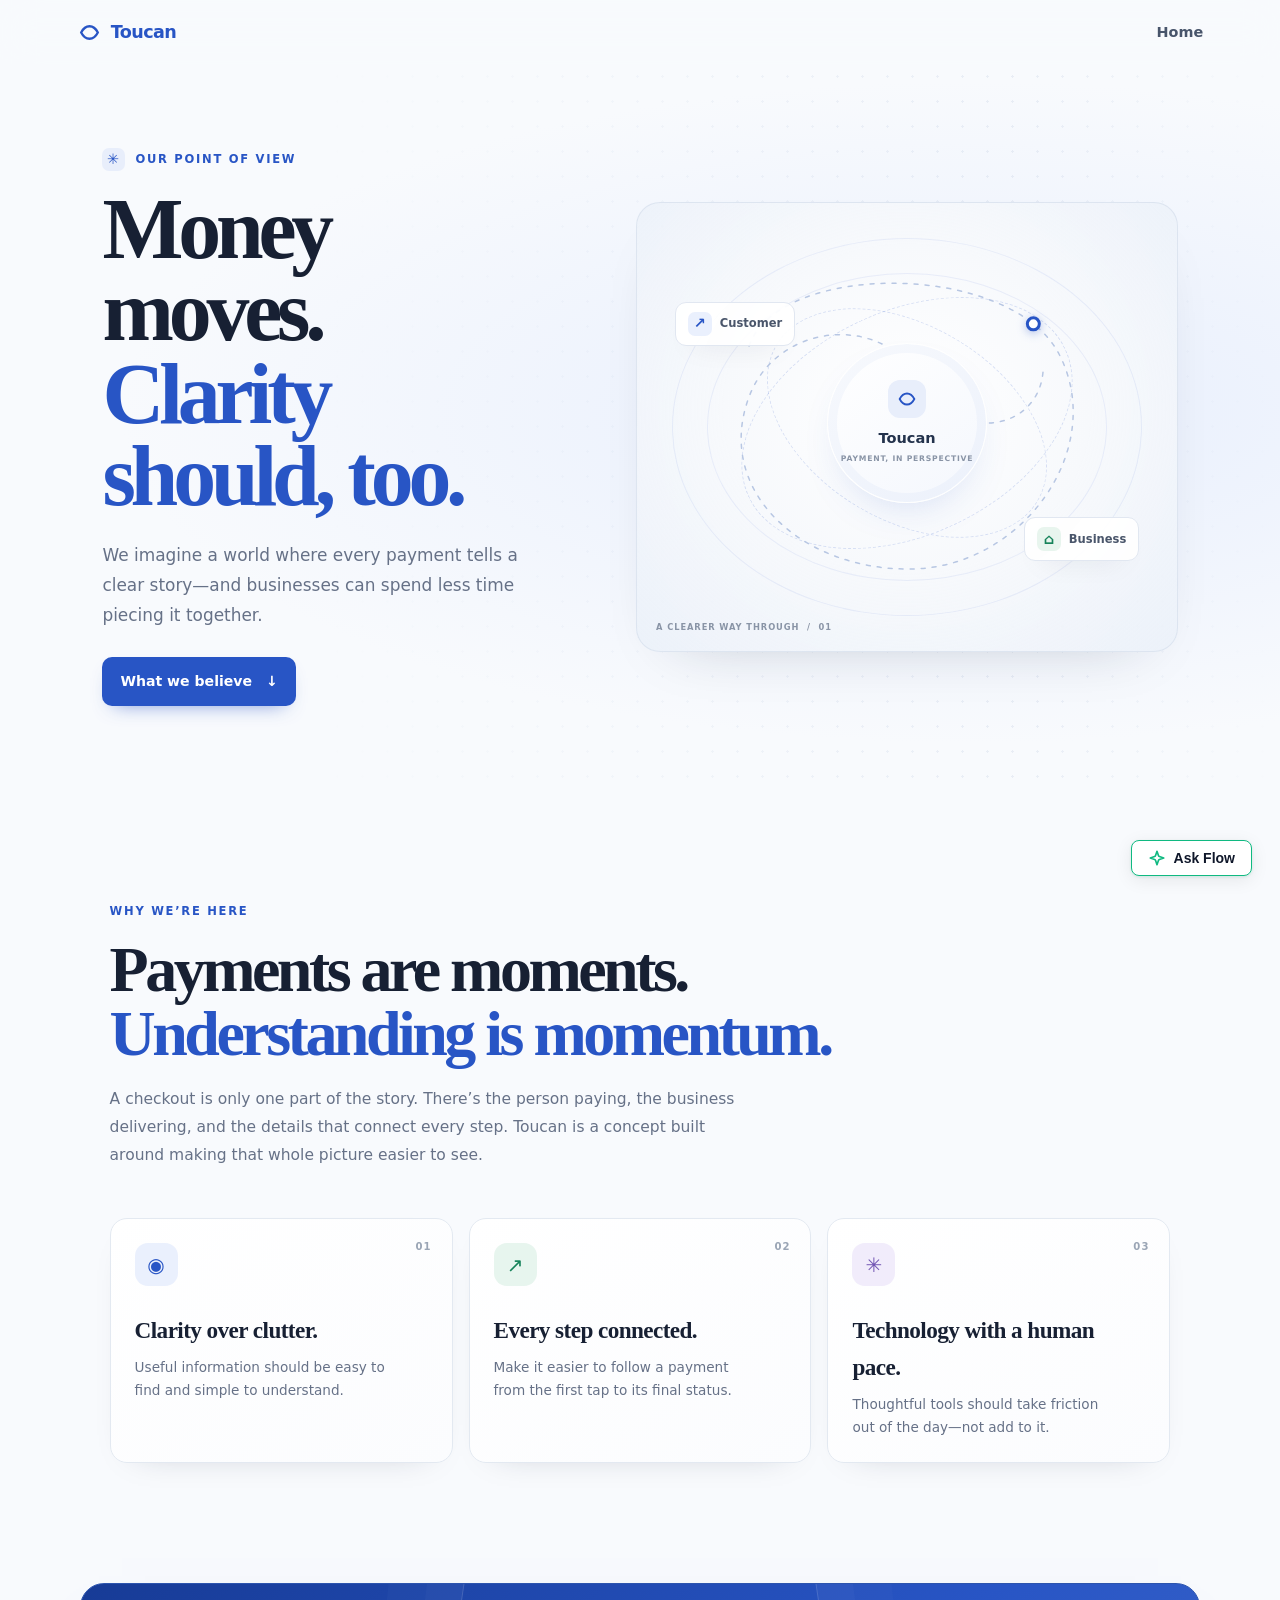
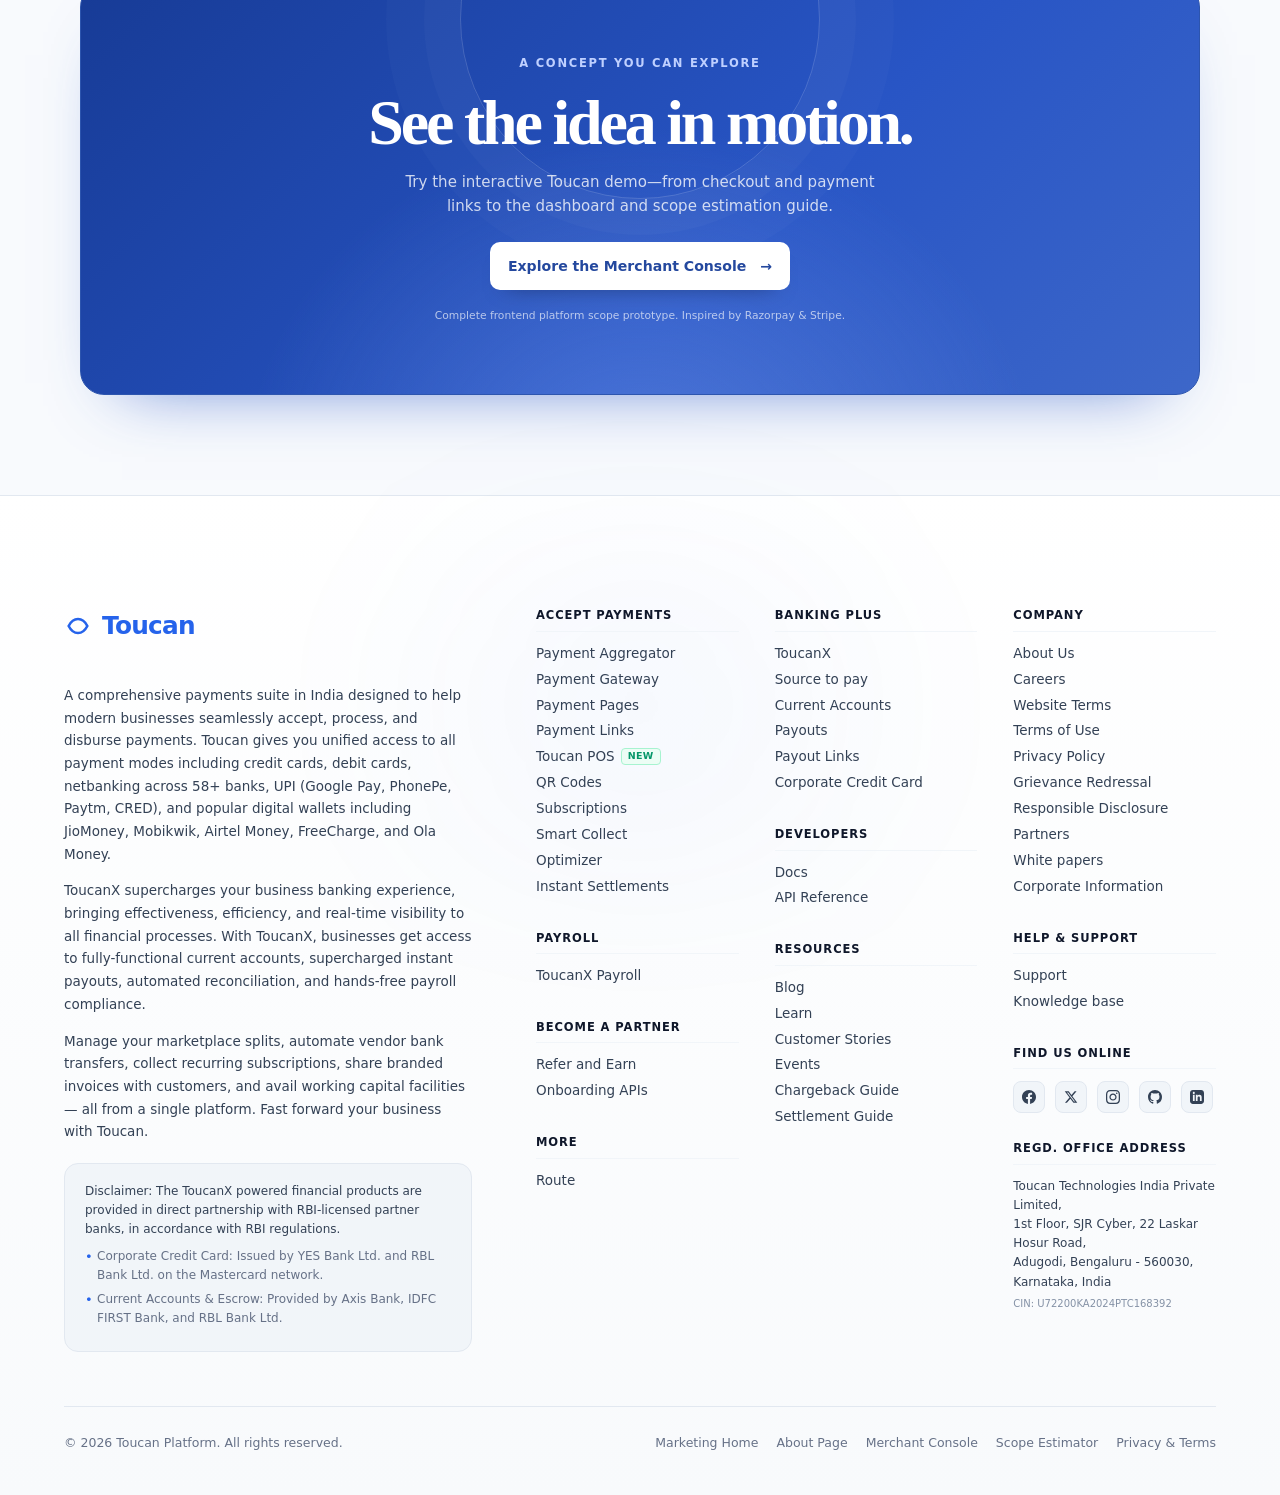
<file: about.html>
<!doctype html>
<html lang="en">
<head>
  <meta charset="utf-8">
  <meta name="viewport" content="width=device-width, initial-scale=1">
  <meta name="color-scheme" content="light">
  <meta name="description" content="Learn about Toucan's point of view: a clearer, calmer way to follow payments.">
  <title>About Toucan — Payments made clearer</title>
  <link rel="stylesheet" href="assets/landing.css">
  <link rel="stylesheet" href="assets/about.css">
  <link rel="stylesheet" href="assets/rzp-about.css">
</head>
<body>
  <a class="skip-link" href="#main">Skip to content</a>
  <header class="site-header">
    <a class="brand" href="index.html#top" aria-label="Toucan home">
      <svg viewBox="0 0 24 24" aria-hidden="true"><path d="M4 12c4-8 12-8 16 0-4 8-12 8-16 0z"/></svg>
      <span>Toucan</span>
    </a>
    <nav aria-label="Main navigation">
      <a href="index.html#top">Home</a>
    </nav>
  </header>

  <main id="main">
    <section class="about-hero">
      <div class="about-hero-copy">
        <p class="eyebrow"><span class="about-spark" aria-hidden="true">✳</span> OUR POINT OF VIEW</p>
        <h1>Money moves.<br><span>Clarity should, too.</span></h1>
        <p class="about-hero-lead">We imagine a world where every payment tells a clear story—and businesses can spend less time piecing it together.</p>
        <a class="button button-primary" href="#beliefs">What we believe <span aria-hidden="true">↓</span></a>
      </div>
      <div class="about-art" role="img" aria-label="Illustration of a customer and business connected through a clear payment journey">
        <div class="art-ring ring-one" aria-hidden="true"></div>
        <div class="art-ring ring-two" aria-hidden="true"></div>
        <svg class="art-path" viewBox="0 0 460 390" aria-hidden="true">
          <path d="M72 118 C102 33 333 33 382 126 C431 220 346 339 235 341 C124 343 37 262 72 169 C100 94 205 85 242 151 C280 218 361 203 366 144"/>
          <circle r="6"><animateMotion dur="8s" repeatCount="indefinite" path="M72 118 C102 33 333 33 382 126 C431 220 346 339 235 341 C124 343 37 262 72 169 C100 94 205 85 242 151 C280 218 361 203 366 144"/></circle>
        </svg>
        <div class="art-node customer-node"><span aria-hidden="true">↗</span> Customer</div>
        <div class="art-node business-node"><span aria-hidden="true">⌂</span> Business</div>
        <div class="art-center"><span class="center-mark"><svg viewBox="0 0 24 24" aria-hidden="true"><path d="M4 12c4-8 12-8 16 0-4 8-12 8-16 0z"/></svg></span><b>Toucan</b><small>PAYMENT, IN PERSPECTIVE</small></div>
        <span class="art-index">A CLEARER WAY THROUGH&nbsp; / &nbsp;01</span>
      </div>
    </section>

    <section class="beliefs" id="beliefs">
      <div class="belief-intro">
        <p class="eyebrow">WHY WE’RE HERE</p>
        <h2>Payments are moments.<br><span>Understanding is momentum.</span></h2>
        <p>A checkout is only one part of the story. There’s the person paying, the business delivering, and the details that connect every step. Toucan is a concept built around making that whole picture easier to see.</p>
      </div>
      <div class="belief-grid">
        <article class="belief-card">
          <span class="belief-number">01</span>
          <span class="belief-icon icon-clarity" aria-hidden="true">◉</span>
          <h3>Clarity over clutter.</h3>
          <p>Useful information should be easy to find and simple to understand.</p>
        </article>
        <article class="belief-card">
          <span class="belief-number">02</span>
          <span class="belief-icon icon-flow" aria-hidden="true">↗</span>
          <h3>Every step connected.</h3>
          <p>Make it easier to follow a payment from the first tap to its final status.</p>
        </article>
        <article class="belief-card">
          <span class="belief-number">03</span>
          <span class="belief-icon icon-calm" aria-hidden="true">✳</span>
          <h3>Technology with a human pace.</h3>
          <p>Thoughtful tools should take friction out of the day—not add to it.</p>
        </article>
      </div>
    </section>

    <section class="about-cta">
      <div class="cta-orbit" aria-hidden="true"></div>
      <p class="eyebrow">A CONCEPT YOU CAN EXPLORE</p>
      <h2>See the idea in motion.</h2>
      <p>Try the interactive Toucan demo—from checkout and payment links to the dashboard and scope estimation guide.</p>
      <a class="button button-light" href="index.html#platform-overview">Explore the Merchant Console <span aria-hidden="true">→</span></a>
      <small>Complete frontend platform scope prototype. Inspired by Razorpay &amp; Stripe.</small>
    </section>
  </main>

    <!-- ==========================================================================
         Toucan Mega About & Directory Section
         ========================================================================== -->
    <section class="rzp-about-section" id="about-directory" aria-label="About and Directory">
      <div class="rzp-container">
        <div class="rzp-layout">
          <!-- Left Column: About & Company Mission -->
          <div class="rzp-about-col">
            <div class="rzp-brand-header">
              <a href="landing.html" class="rzp-logo-link" aria-label="Toucan Home">
                <svg class="rzp-logo-mark" viewBox="0 0 24 24" fill="none" stroke="currentColor" stroke-width="2.2" aria-hidden="true">
                  <path d="M4 12c4-8 12-8 16 0-4 8-12 8-16 0z"/>
                </svg>
                <span class="rzp-brand-name">Toucan</span>
              </a>
            </div>

            <div class="rzp-about-text">
              <p>
                A comprehensive payments suite in India designed to help modern businesses seamlessly accept, process, and disburse payments. Toucan gives you unified access to all payment modes including credit cards, debit cards, netbanking across 58+ banks, UPI (Google Pay, PhonePe, Paytm, CRED), and popular digital wallets including JioMoney, Mobikwik, Airtel Money, FreeCharge, and Ola Money.
              </p>
              <p>
                ToucanX supercharges your business banking experience, bringing effectiveness, efficiency, and real-time visibility to all financial processes. With ToucanX, businesses get access to fully-functional current accounts, supercharged instant payouts, automated reconciliation, and hands-free payroll compliance.
              </p>
              <p>
                Manage your marketplace splits, automate vendor bank transfers, collect recurring subscriptions, share branded invoices with customers, and avail working capital facilities — all from a single platform. Fast forward your business with Toucan.
              </p>
            </div>

            <div class="rzp-disclaimer">
              <p>Disclaimer: The ToucanX powered financial products are provided in direct partnership with RBI-licensed partner banks, in accordance with RBI regulations.</p>
              <ul>
                <li>Corporate Credit Card: Issued by YES Bank Ltd. and RBL Bank Ltd. on the Mastercard network.</li>
                <li>Current Accounts &amp; Escrow: Provided by Axis Bank, IDFC FIRST Bank, and RBL Bank Ltd.</li>
              </ul>
            </div>
          </div>

          <!-- Right Column: Navigation Links Subgrid -->
          <div class="rzp-links-cols">
            <!-- Subcolumn 1 -->
            <div class="rzp-col">
              <div class="rzp-group">
                <h4 class="rzp-heading">ACCEPT PAYMENTS</h4>
                <ul class="rzp-list">
                  <li><a href="index.html#products">Payment Aggregator</a></li>
                  <li><a href="index.html#checkout">Payment Gateway</a></li>
                  <li><a href="index.html#links">Payment Pages</a></li>
                  <li><a href="index.html#links">Payment Links</a></li>
                  <li><a href="index.html#products">Toucan POS <span class="rzp-badge-new">NEW</span></a></li>
                  <li><a href="index.html#links">QR Codes</a></li>
                  <li><a href="index.html#products">Subscriptions</a></li>
                  <li><a href="index.html#products">Smart Collect</a></li>
                  <li><a href="index.html#products">Optimizer</a></li>
                  <li><a href="index.html#products">Instant Settlements</a></li>
                </ul>
              </div>

              <div class="rzp-group">
                <h4 class="rzp-heading">PAYROLL</h4>
                <ul class="rzp-list">
                  <li><a href="index.html#products">ToucanX Payroll</a></li>
                </ul>
              </div>

              <div class="rzp-group">
                <h4 class="rzp-heading">BECOME A PARTNER</h4>
                <ul class="rzp-list">
                  <li><a href="index.html#pricing">Refer and Earn</a></li>
                  <li><a href="index.html#developers">Onboarding APIs</a></li>
                </ul>
              </div>

              <div class="rzp-group">
                <h4 class="rzp-heading">MORE</h4>
                <ul class="rzp-list">
                  <li><a href="index.html#products">Route</a></li>
                </ul>
              </div>
            </div>

            <!-- Subcolumn 2 -->
            <div class="rzp-col">
              <div class="rzp-group">
                <h4 class="rzp-heading">BANKING PLUS</h4>
                <ul class="rzp-list">
                  <li><a href="index.html#platform">ToucanX</a></li>
                  <li><a href="index.html#platform">Source to pay</a></li>
                  <li><a href="index.html#platform">Current Accounts</a></li>
                  <li><a href="index.html#platform">Payouts</a></li>
                  <li><a href="index.html#platform">Payout Links</a></li>
                  <li><a href="index.html#platform">Corporate Credit Card</a></li>
                </ul>
              </div>

              <div class="rzp-group">
                <h4 class="rzp-heading">DEVELOPERS</h4>
                <ul class="rzp-list">
                  <li><a href="index.html#developers">Docs</a></li>
                  <li><a href="index.html#developers">API Reference</a></li>
                </ul>
              </div>

              <div class="rzp-group">
                <h4 class="rzp-heading">RESOURCES</h4>
                <ul class="rzp-list">
                  <li><a href="index.html#story">Blog</a></li>
                  <li><a href="about.html">Learn</a></li>
                  <li><a href="index.html#solutions">Customer Stories</a></li>
                  <li><a href="index.html#solutions">Events</a></li>
                  <li><a href="index.html#security">Chargeback Guide</a></li>
                  <li><a href="index.html#platform">Settlement Guide</a></li>
                </ul>
              </div>
            </div>

            <!-- Subcolumn 3 -->
            <div class="rzp-col">
              <div class="rzp-group">
                <h4 class="rzp-heading">COMPANY</h4>
                <ul class="rzp-list">
                  <li><a href="about.html">About Us</a></li>
                  <li><a href="about.html">Careers</a></li>
                  <li><a href="#" class="open-terms-modal">Website Terms</a></li>
                  <li><a href="#" class="open-terms-modal">Terms of Use</a></li>
                  <li><a href="#" class="open-privacy-modal">Privacy Policy</a></li>
                  <li><a href="#" class="open-support-modal">Grievance Redressal</a></li>
                  <li><a href="#" class="open-security-modal">Responsible Disclosure</a></li>
                  <li><a href="index.html#solutions">Partners</a></li>
                  <li><a href="index.html#developers">White papers</a></li>
                  <li><a href="about.html">Corporate Information</a></li>
                </ul>
              </div>

              <div class="rzp-group">
                <h4 class="rzp-heading">HELP &amp; SUPPORT</h4>
                <ul class="rzp-list">
                  <li><a href="#" class="open-support-modal">Support</a></li>
                  <li><a href="index.html#faq">Knowledge base</a></li>
                </ul>
              </div>

              <div class="rzp-group">
                <h4 class="rzp-heading">FIND US ONLINE</h4>
                <div class="rzp-socials">
                  <!-- Facebook -->
                  <a href="https://facebook.com" class="rzp-social-btn fb" target="_blank" rel="noopener noreferrer" aria-label="Facebook">
                    <svg viewBox="0 0 24 24"><path d="M24 12.073c0-6.627-5.373-12-12-12s-12 5.373-12 12c0 5.99 4.388 10.954 10.125 11.854v-8.385H7.078v-3.47h3.047V9.43c0-3.007 1.792-4.669 4.533-4.669 1.312 0 2.686.235 2.686.235v2.953H15.83c-1.491 0-1.956.925-1.956 1.874v2.25h3.328l-.532 3.47h-2.796v8.385C19.612 23.027 24 18.062 24 12.073z"/></svg>
                  </a>
                  <!-- X (Twitter) -->
                  <a href="https://x.com" class="rzp-social-btn x" target="_blank" rel="noopener noreferrer" aria-label="X (Twitter)">
                    <svg viewBox="0 0 24 24"><path d="M18.244 2.25h3.308l-7.227 8.26 8.502 11.24H16.17l-5.214-6.817L4.99 21.75H1.68l7.73-8.835L1.254 2.25H8.08l4.713 6.231zm-1.161 17.52h1.833L7.084 4.126H5.117z"/></svg>
                  </a>
                  <!-- Instagram -->
                  <a href="https://instagram.com" class="rzp-social-btn ig" target="_blank" rel="noopener noreferrer" aria-label="Instagram">
                    <svg viewBox="0 0 24 24"><path d="M12 2.163c3.204 0 3.584.012 4.85.07 3.252.148 4.771 1.691 4.919 4.919.058 1.265.069 1.645.069 4.849 0 3.205-.012 3.584-.069 4.849-.149 3.225-1.664 4.771-4.919 4.919-1.266.058-1.644.07-4.85.07-3.204 0-3.584-.012-4.849-.07-3.26-.149-4.771-1.699-4.919-4.92-.058-1.265-.07-1.644-.07-4.849 0-3.204.013-3.583.07-4.849.149-3.227 1.664-4.771 4.919-4.919 1.266-.057 1.645-.069 4.849-.069zm0-2.163c-3.259 0-3.667.014-4.947.072-4.358.2-6.78 2.618-6.98 6.98-.059 1.281-.073 1.689-.073 4.948 0 3.259.014 3.668.072 4.948.2 4.358 2.618 6.78 6.98 6.98 1.281.058 1.689.072 4.948.072 3.259 0 3.668-.014 4.948-.072 4.354-.2 6.782-2.618 6.979-6.98.059-1.28.073-1.689.073-4.948 0-3.259-.014-3.667-.072-4.947-.196-4.354-2.617-6.78-6.979-6.98-1.281-.059-1.69-.073-4.949-.073zm0 5.838c-3.403 0-6.162 2.759-6.162 6.162s2.759 6.163 6.162 6.163 6.162-2.759 6.162-6.163c0-3.403-2.759-6.162-6.162-6.162zm0 10.162c-2.209 0-4-1.79-4-4 0-2.209 1.791-4 4-4s4 1.791 4 4c0 2.21-1.791 4-4 4zm6.406-11.845c-.796 0-1.441.645-1.441 1.44s.645 1.44 1.441 1.44c.795 0 1.439-.645 1.439-1.44s-.644-1.44-1.439-1.44z"/></svg>
                  </a>
                  <!-- GitHub -->
                  <a href="https://github.com" class="rzp-social-btn gh" target="_blank" rel="noopener noreferrer" aria-label="GitHub">
                    <svg viewBox="0 0 24 24"><path d="M12 0C5.37 0 0 5.37 0 12c0 5.31 3.435 9.795 8.205 11.385.6.105.825-.255.825-.57 0-.285-.015-1.23-.015-2.235-3.015.555-3.795-.735-4.035-1.41-.135-.345-.72-1.41-1.23-1.695-.42-.225-1.02-.78-.015-.795.945-.015 1.62.87 1.845 1.23 1.08 1.815 2.805 1.305 3.495.99.105-.78.42-1.305.765-1.605-2.67-.3-5.46-1.335-5.46-5.925 0-1.305.465-2.385 1.23-3.225-.12-.3-.54-1.53.12-3.18 0 0 1.005-.315 3.3 1.23.96-.27 1.98-.405 3-.405s2.04.135 3 .405c2.295-1.56 3.3-1.23 3.3-1.23.66 1.65.24 2.88.12 3.18.765.84 1.23 1.905 1.23 3.225 0 4.605-2.805 5.625-5.475 5.925.435.375.81 1.095.81 2.22 0 1.605-.015 2.895-.015 3.3 0 .315.225.69.825.57A12.02 12.02 0 0024 12c0-6.63-5.37-12-12-12z"/></svg>
                  </a>
                  <!-- LinkedIn -->
                  <a href="https://linkedin.com" class="rzp-social-btn li" target="_blank" rel="noopener noreferrer" aria-label="LinkedIn">
                    <svg viewBox="0 0 24 24"><path d="M19 0h-14c-2.761 0-5 2.239-5 5v14c0 2.761 2.239 5 5 5h14c2.762 0 5-2.239 5-5v-14c0-2.761-2.238-5-5-5zm-11 19h-3v-11h3v11zm-1.5-12.268c-.966 0-1.75-.79-1.75-1.764s.784-1.764 1.75-1.764 1.75.79 1.75 1.764-.783 1.764-1.75 1.764zm13.5 12.268h-3v-5.604c0-3.368-4-3.113-4 0v5.604h-3v-11h3v1.765c1.396-2.586 7-2.777 7 2.476v6.759z"/></svg>
                  </a>
                </div>
              </div>

              <div class="rzp-group">
                <h4 class="rzp-heading">REGD. OFFICE ADDRESS</h4>
                <p class="rzp-address">
                  Toucan Technologies India Private Limited,<br>
                  1st Floor, SJR Cyber, 22 Laskar Hosur Road,<br>
                  Adugodi, Bengaluru - 560030,<br>
                  Karnataka, India<br>
                  <small style="color:#8592a6; display:inline-block; margin-top:4px;">CIN: U72200KA2024PTC168392</small>
                </p>
              </div>
            </div>
          </div>
        </div>

        <!-- Sub-Footer Bottom Bar -->
        <div class="rzp-bottom-bar">
          <div class="rzp-bottom-copy">
            <span>&copy; 2026 Toucan Platform. All rights reserved.</span>
          </div>
          <div class="rzp-bottom-links">
            <a href="landing.html">Marketing Home</a>
            <a href="about.html">About Page</a>
            <a href="index.html#platform-overview">Merchant Console</a>
            <a href="index.html#platform-estimator">Scope Estimator</a>
            <a href="#" class="open-terms-modal">Privacy &amp; Terms</a>
          </div>
        </div>
      </div>
    </section>
  </main>

  <!-- Floating "Ask Flow" button at bottom right (matches screenshot) -->
  <button class="rzp-ask-ray-btn" id="ask-ray-btn" type="button" aria-label="Ask Flow Conversational Assistant">
    <span class="rzp-ray-sparkle" aria-hidden="true">
      <svg viewBox="0 0 24 24" width="18" height="18" fill="none" stroke="currentColor" stroke-width="2.2" stroke-linecap="round" stroke-linejoin="round">
        <path d="m12 3-1.9 5.8a2 2 0 0 1-1.3 1.3L3 12l5.8 1.9a2 2 0 0 1 1.3 1.3L12 21l1.9-5.8a2 2 0 0 1 1.3-1.3L21 12l-5.8-1.9a2 2 0 0 1-1.3-1.3L12 3z"/>
      </svg>
    </span>
    <span>Ask Flow</span>
  </button>

  <!-- Interactive Ask Flow Assistant Drawer / Modal -->
  <div class="rzp-ray-modal-overlay" id="rzp-ray-modal-overlay" aria-hidden="true" role="dialog" aria-label="Ask Flow Assistant">
    <div class="rzp-ray-window">
      <div class="rzp-ray-header">
        <div class="rzp-ray-title-wrap">
          <div class="rzp-ray-avatar" aria-hidden="true">
            <svg viewBox="0 0 24 24" width="20" height="20" fill="none" stroke="currentColor" stroke-width="2.2">
              <path d="m12 3-1.9 5.8a2 2 0 0 1-1.3 1.3L3 12l5.8 1.9a2 2 0 0 1 1.3 1.3L12 21l1.9-5.8a2 2 0 0 1 1.3-1.3L21 12l-5.8-1.9a2 2 0 0 1-1.3-1.3L12 3z"/>
            </svg>
          </div>
          <div>
            <h3 class="rzp-ray-name" style="margin:0;">Flow Copilot <span class="rzp-ray-badge">AI Assistant</span></h3>
            <p class="rzp-ray-sub" style="margin:0;">Ask questions about Toucan payments, banking &amp; APIs</p>
          </div>
        </div>
        <button class="rzp-ray-close" id="rzp-ray-close" type="button" aria-label="Close Assistant">
          <svg viewBox="0 0 24 24" width="20" height="20" stroke="currentColor" stroke-width="2" fill="none"><path d="M18 6 6 18M6 6l12 12"/></svg>
        </button>
      </div>

      <div class="rzp-ray-body" id="rzp-ray-chat-body">
        <div class="rzp-chat-bubble assistant">
          👋 Hi! I'm <strong>Flow</strong>, your Toucan payments assistant. How can I assist your business today?
        </div>
        <div class="rzp-quick-prompts">
          <button class="rzp-quick-chip" type="button" data-prompt="What payment modes are supported?">💳 What payment modes are supported?</button>
          <button class="rzp-quick-chip" type="button" data-prompt="How do instant settlements work?">⚡ How do instant settlements work?</button>
          <button class="rzp-quick-chip" type="button" data-prompt="What is ToucanX current account?">🏦 What is ToucanX smart banking?</button>
          <button class="rzp-quick-chip" type="button" data-prompt="How do I integrate the API keys?">🛠️ How do I integrate Toucan API keys?</button>
        </div>
      </div>

      <div class="rzp-ray-footer">
        <input type="text" class="rzp-ray-input" id="rzp-ray-chat-input" placeholder="Ask Flow a question..." aria-label="Ask Flow a question">
        <button type="button" class="rzp-ray-send" id="rzp-ray-send-btn">Send</button>
      </div>
    </div>
  </div>

  <script src="assets/rzp-about.js"></script>
</body>
</html>
</file>
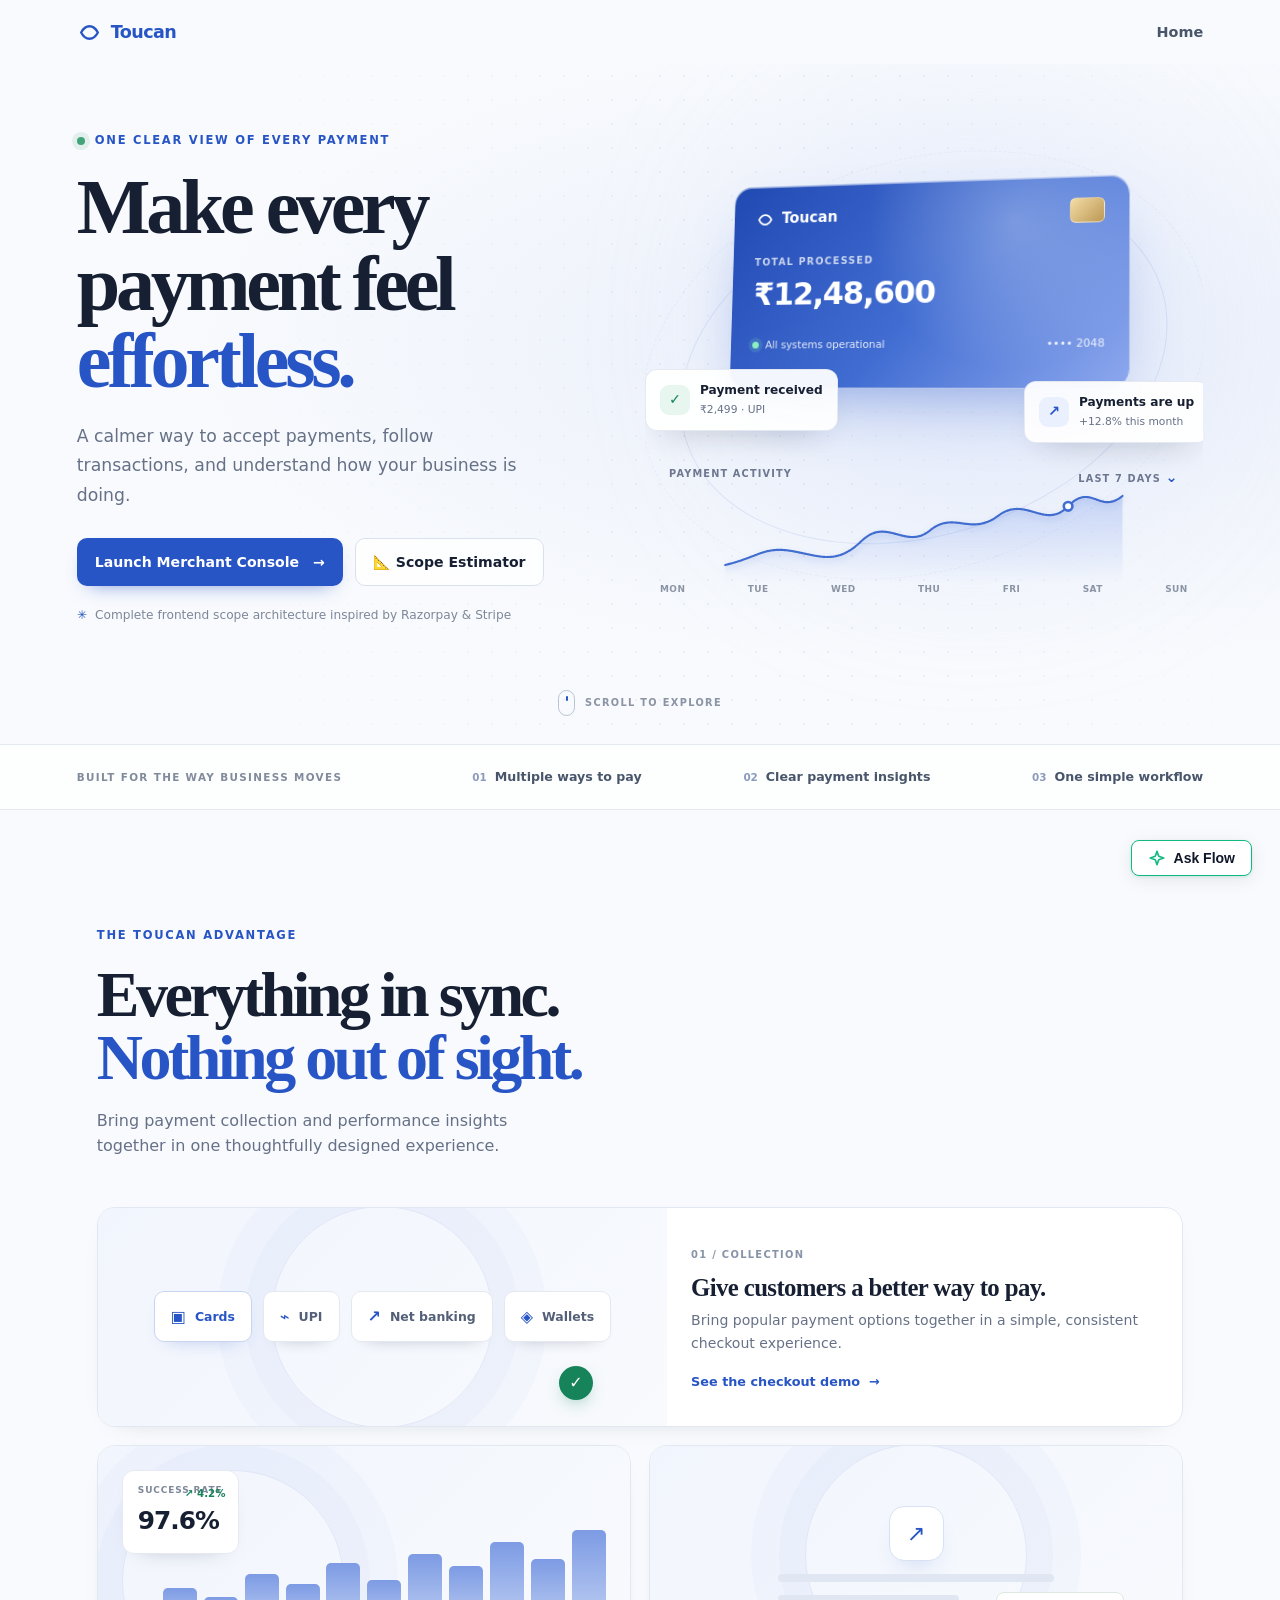
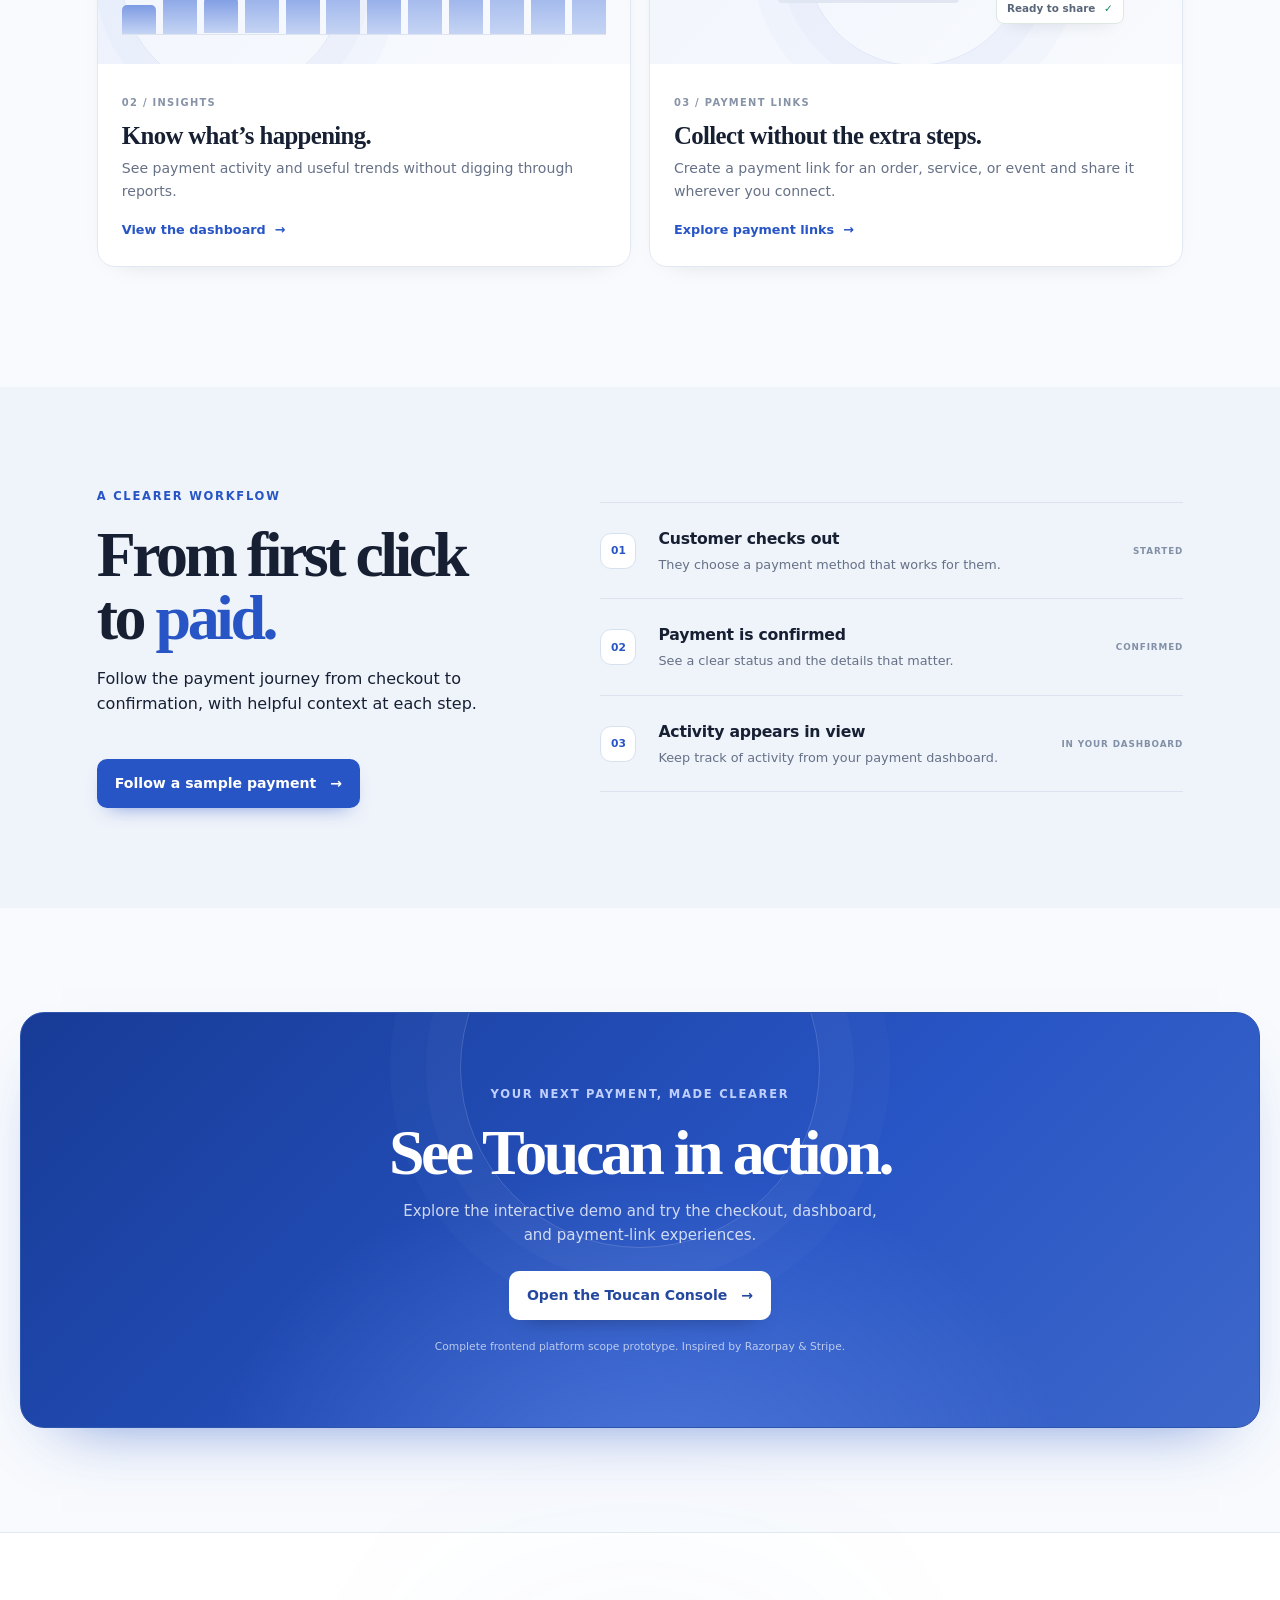
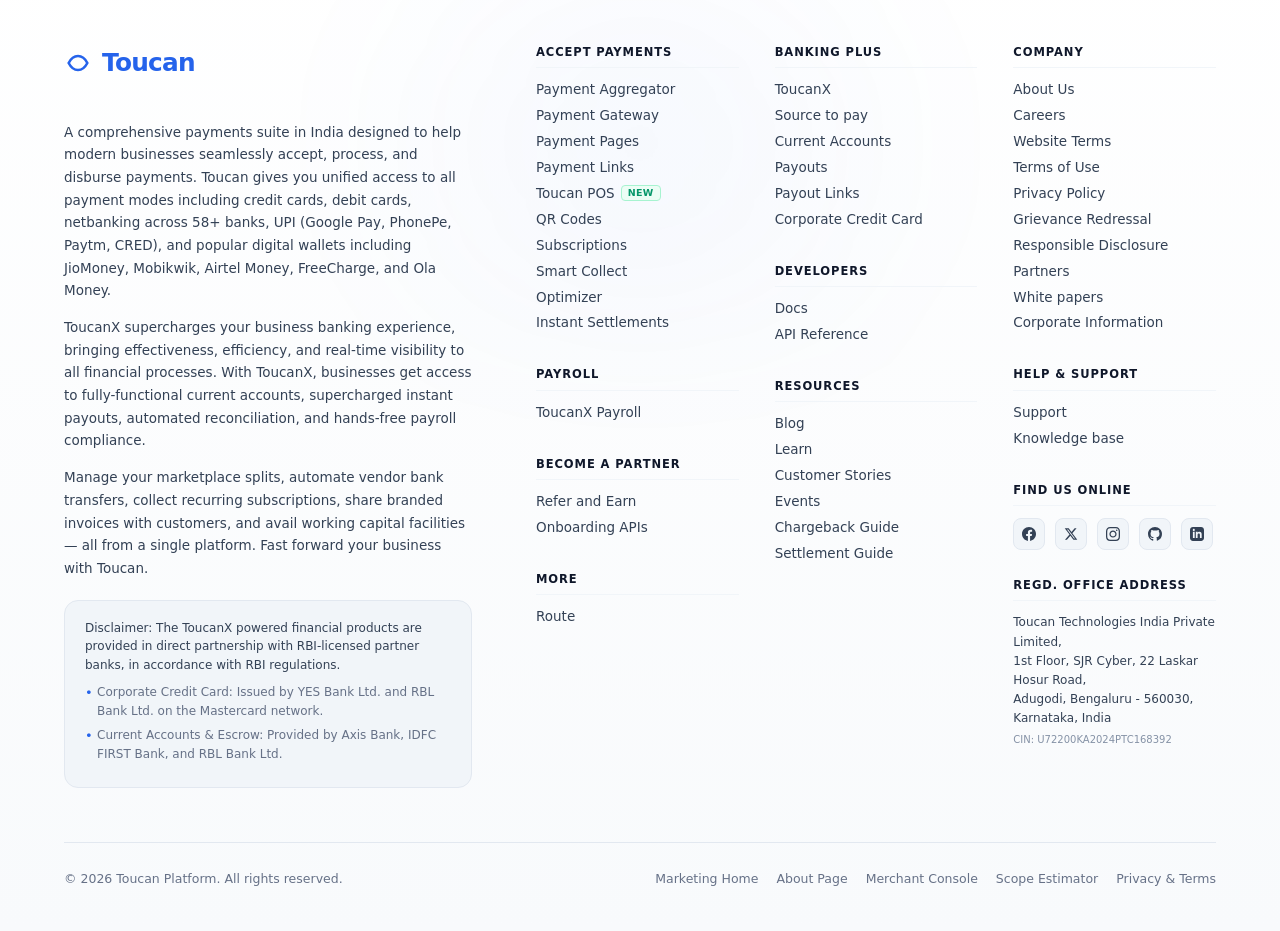
<file: landing.html>
<!doctype html>
<html lang="en">
<head>
  <meta charset="utf-8">
  <meta name="viewport" content="width=device-width, initial-scale=1">
  <meta name="color-scheme" content="light">
  <meta name="description" content="Explore Toucan, an illustrative payments platform for online businesses.">
  <title>Toucan — Payments made clearer</title>
  <link rel="stylesheet" href="assets/landing.css">
  <link rel="stylesheet" href="assets/rzp-about.css">
</head>
<body>
  <a class="skip-link" href="#main">Skip to content</a>
  <header class="site-header">
    <a class="brand" href="index.html#top" aria-label="Toucan home">
      <svg viewBox="0 0 24 24" aria-hidden="true"><path d="M4 12c4-8 12-8 16 0-4 8-12 8-16 0z"/></svg>
      <span>Toucan</span>
    </a>
    <nav aria-label="Main navigation">
      <a href="index.html#top">Home</a>
    </nav>
  </header>

  <main id="main">
    <section class="hero" id="top">
      <div class="hero-glow" aria-hidden="true"></div>
      <div class="hero-copy">
        <p class="eyebrow"><span class="live-dot" aria-hidden="true"></span> ONE CLEAR VIEW OF EVERY PAYMENT</p>
        <h1>Make every payment feel <span>effortless.</span></h1>
        <p class="hero-lead">A calmer way to accept payments, follow transactions, and understand how your business is doing.</p>
        <div class="hero-actions">
          <a class="button button-primary" href="index.html#platform-overview">Launch Merchant Console <span aria-hidden="true">→</span></a>
          <a class="button button-secondary" href="index.html#platform-estimator">📐 Scope Estimator</a>
        </div>
        <p class="demo-note"><span aria-hidden="true">✳</span> Complete frontend scope architecture inspired by Razorpay &amp; Stripe</p>
      </div>

      <div class="hero-art" aria-label="Illustration of a payment dashboard">
        <div class="orbit orbit-one" aria-hidden="true"></div>
        <div class="orbit orbit-two" aria-hidden="true"></div>
        <div class="payment-card">
          <div class="card-top"><span class="card-logo"><svg viewBox="0 0 24 24" aria-hidden="true"><path d="M4 12c4-8 12-8 16 0-4 8-12 8-16 0z"/></svg>Toucan</span><span class="card-chip" aria-hidden="true"></span></div>
          <p class="card-label">TOTAL PROCESSED</p>
          <p class="card-total">₹12,48,600</p>
          <div class="card-bottom"><span><i aria-hidden="true"></i> All systems operational</span><span>•••• 2048</span></div>
          <span class="card-shine" aria-hidden="true"></span>
        </div>
        <div class="payment-toast toast-success"><span class="toast-icon" aria-hidden="true">✓</span><span><b>Payment received</b><small>₹2,499 · UPI</small></span></div>
        <div class="payment-toast toast-volume"><span class="volume-icon" aria-hidden="true">↗</span><span><b>Payments are up</b><small>+12.8% this month</small></span></div>
        <div class="art-caption"><span>PAYMENT ACTIVITY</span><span>LAST 7 DAYS <i aria-hidden="true">⌄</i></span></div>
        <svg class="mini-chart" viewBox="0 0 460 110" role="img" aria-label="Illustrative rising payment activity chart">
          <defs><linearGradient id="chart-fill" x1="0" y1="0" x2="0" y2="1"><stop offset="0" stop-color="#4777E6" stop-opacity=".23"/><stop offset="1" stop-color="#4777E6" stop-opacity="0"/></linearGradient></defs>
          <path class="chart-area" d="M0 88 C38 79 45 66 78 72 S129 88 158 60 S209 71 237 48 S284 55 316 31 S370 48 397 20 S433 30 460 8 V110 H0Z"/>
          <path class="chart-line" d="M0 88 C38 79 45 66 78 72 S129 88 158 60 S209 71 237 48 S284 55 316 31 S370 48 397 20 S433 30 460 8"/>
          <circle class="chart-point" cx="397" cy="20" r="5"/>
        </svg>
        <div class="chart-days" aria-hidden="true"><span>MON</span><span>TUE</span><span>WED</span><span>THU</span><span>FRI</span><span>SAT</span><span>SUN</span></div>
      </div>
      <a class="scroll-cue" href="#features"><span aria-hidden="true"></span> SCROLL TO EXPLORE</a>
    </section>

    <section class="trust-strip" aria-label="Payment platform highlights">
      <p>BUILT FOR THE WAY BUSINESS MOVES</p>
      <ul><li><span>01</span> Multiple ways to pay</li><li><span>02</span> Clear payment insights</li><li><span>03</span> One simple workflow</li></ul>
    </section>

    <section class="features section-wrap" id="features">
      <div class="section-heading">
        <p class="eyebrow">THE TOUCAN ADVANTAGE</p>
        <h2>Everything in sync.<br><span>Nothing out of sight.</span></h2>
        <p>Bring payment collection and performance insights together in one thoughtfully designed experience.</p>
      </div>
      <div class="feature-grid">
        <article class="feature-card feature-wide">
          <div class="feature-visual methods-visual" aria-hidden="true">
            <span class="method-pill active"><i>▣</i> Cards</span><span class="method-pill"><i>⌁</i> UPI</span><span class="method-pill"><i>↗</i> Net banking</span><span class="method-pill"><i>◈</i> Wallets</span>
            <span class="visual-check">✓</span>
          </div>
          <div class="feature-copy"><span class="feature-index">01 / COLLECTION</span><h3>Give customers a better way to pay.</h3><p>Bring popular payment options together in a simple, consistent checkout experience.</p><a href="index.html#checkout">See the checkout demo <span aria-hidden="true">→</span></a></div>
        </article>
        <article class="feature-card">
          <div class="feature-visual insight-visual" aria-hidden="true"><span class="insight-kpi"><small>SUCCESS RATE</small><b>97.6%</b><i>↗ 4.2%</i></span><span class="insight-bars"><i></i><i></i><i></i><i></i><i></i><i></i><i></i><i></i><i></i><i></i><i></i><i></i></span></div>
          <div class="feature-copy"><span class="feature-index">02 / INSIGHTS</span><h3>Know what’s happening.</h3><p>See payment activity and useful trends without digging through reports.</p><a href="index.html#platform-overview">View the dashboard <span aria-hidden="true">→</span></a></div>
        </article>
        <article class="feature-card">
          <div class="feature-visual link-visual" aria-hidden="true"><span class="link-icon">↗</span><span class="link-line line-long"></span><span class="link-line line-short"></span><span class="link-badge">Ready to share <b>✓</b></span></div>
          <div class="feature-copy"><span class="feature-index">03 / PAYMENT LINKS</span><h3>Collect without the extra steps.</h3><p>Create a payment link for an order, service, or event and share it wherever you connect.</p><a href="index.html#platform-links">Explore payment links <span aria-hidden="true">→</span></a></div>
        </article>
      </div>
    </section>

    <section class="steps-section" id="how-it-works">
      <div class="section-wrap steps-layout">
        <div class="section-heading">
          <p class="eyebrow">A CLEARER WORKFLOW</p>
          <h2>From first click<br>to <span>paid.</span></h2>
          <p>Follow the payment journey from checkout to confirmation, with helpful context at each step.</p>
          <a class="button button-primary" href="index.html#story">Follow a sample payment <span aria-hidden="true">→</span></a>
        </div>
        <ol class="steps-list">
          <li><span class="step-number">01</span><div><h3>Customer checks out</h3><p>They choose a payment method that works for them.</p></div><span class="step-state">STARTED</span></li>
          <li><span class="step-number">02</span><div><h3>Payment is confirmed</h3><p>See a clear status and the details that matter.</p></div><span class="step-state">CONFIRMED</span></li>
          <li><span class="step-number">03</span><div><h3>Activity appears in view</h3><p>Keep track of activity from your payment dashboard.</p></div><span class="step-state">IN YOUR DASHBOARD</span></li>
        </ol>
      </div>
    </section>

    <section class="closing section-wrap" id="demo">
      <div class="closing-orb" aria-hidden="true"></div>
      <p class="eyebrow">YOUR NEXT PAYMENT, MADE CLEARER</p>
      <h2>See Toucan in action.</h2>
      <p>Explore the interactive demo and try the checkout, dashboard, and payment-link experiences.</p>
      <a class="button button-light" href="index.html#platform-overview">Open the Toucan Console <span aria-hidden="true">→</span></a>
      <span class="closing-footnote">Complete frontend platform scope prototype. Inspired by Razorpay &amp; Stripe.</span>
    </section>

    <!-- ==========================================================================
         Toucan Mega About & Directory Section
         ========================================================================== -->
    <section class="rzp-about-section" id="about" aria-label="About and Directory">
      <div class="rzp-container">
        <div class="rzp-layout">
          <!-- Left Column: About & Company Mission -->
          <div class="rzp-about-col">
            <div class="rzp-brand-header">
              <a href="#top" class="rzp-logo-link" aria-label="Toucan Home">
                <svg class="rzp-logo-mark" viewBox="0 0 24 24" fill="none" stroke="currentColor" stroke-width="2.2" aria-hidden="true">
                  <path d="M4 12c4-8 12-8 16 0-4 8-12 8-16 0z"/>
                </svg>
                <span class="rzp-brand-name">Toucan</span>
              </a>
            </div>

            <div class="rzp-about-text">
              <p>
                A comprehensive payments suite in India designed to help modern businesses seamlessly accept, process, and disburse payments. Toucan gives you unified access to all payment modes including credit cards, debit cards, netbanking across 58+ banks, UPI (Google Pay, PhonePe, Paytm, CRED), and popular digital wallets including JioMoney, Mobikwik, Airtel Money, FreeCharge, and Ola Money.
              </p>
              <p>
                ToucanX supercharges your business banking experience, bringing effectiveness, efficiency, and real-time visibility to all financial processes. With ToucanX, businesses get access to fully-functional current accounts, supercharged instant payouts, automated reconciliation, and hands-free payroll compliance.
              </p>
              <p>
                Manage your marketplace splits, automate vendor bank transfers, collect recurring subscriptions, share branded invoices with customers, and avail working capital facilities — all from a single platform. Fast forward your business with Toucan.
              </p>
            </div>

            <div class="rzp-disclaimer">
              <p>Disclaimer: The ToucanX powered financial products are provided in direct partnership with RBI-licensed partner banks, in accordance with RBI regulations.</p>
              <ul>
                <li>Corporate Credit Card: Issued by YES Bank Ltd. and RBL Bank Ltd. on the Mastercard network.</li>
                <li>Current Accounts &amp; Escrow: Provided by Axis Bank, IDFC FIRST Bank, and RBL Bank Ltd.</li>
              </ul>
            </div>
          </div>

          <!-- Right Column: Navigation Links Subgrid -->
          <div class="rzp-links-cols">
            <!-- Subcolumn 1 -->
            <div class="rzp-col">
              <div class="rzp-group">
                <h4 class="rzp-heading">ACCEPT PAYMENTS</h4>
                <ul class="rzp-list">
                  <li><a href="index.html#products">Payment Aggregator</a></li>
                  <li><a href="index.html#checkout">Payment Gateway</a></li>
                  <li><a href="index.html#links">Payment Pages</a></li>
                  <li><a href="index.html#links">Payment Links</a></li>
                  <li><a href="index.html#products">Toucan POS <span class="rzp-badge-new">NEW</span></a></li>
                  <li><a href="index.html#links">QR Codes</a></li>
                  <li><a href="index.html#products">Subscriptions</a></li>
                  <li><a href="index.html#products">Smart Collect</a></li>
                  <li><a href="index.html#products">Optimizer</a></li>
                  <li><a href="index.html#products">Instant Settlements</a></li>
                </ul>
              </div>

              <div class="rzp-group">
                <h4 class="rzp-heading">PAYROLL</h4>
                <ul class="rzp-list">
                  <li><a href="index.html#products">ToucanX Payroll</a></li>
                </ul>
              </div>

              <div class="rzp-group">
                <h4 class="rzp-heading">BECOME A PARTNER</h4>
                <ul class="rzp-list">
                  <li><a href="index.html#pricing">Refer and Earn</a></li>
                  <li><a href="index.html#developers">Onboarding APIs</a></li>
                </ul>
              </div>

              <div class="rzp-group">
                <h4 class="rzp-heading">MORE</h4>
                <ul class="rzp-list">
                  <li><a href="index.html#products">Route</a></li>
                </ul>
              </div>
            </div>

            <!-- Subcolumn 2 -->
            <div class="rzp-col">
              <div class="rzp-group">
                <h4 class="rzp-heading">BANKING PLUS</h4>
                <ul class="rzp-list">
                  <li><a href="index.html#platform">ToucanX</a></li>
                  <li><a href="index.html#platform">Source to pay</a></li>
                  <li><a href="index.html#platform">Current Accounts</a></li>
                  <li><a href="index.html#platform">Payouts</a></li>
                  <li><a href="index.html#platform">Payout Links</a></li>
                  <li><a href="index.html#platform">Corporate Credit Card</a></li>
                </ul>
              </div>

              <div class="rzp-group">
                <h4 class="rzp-heading">DEVELOPERS</h4>
                <ul class="rzp-list">
                  <li><a href="index.html#developers">Docs</a></li>
                  <li><a href="index.html#developers">API Reference</a></li>
                </ul>
              </div>

              <div class="rzp-group">
                <h4 class="rzp-heading">RESOURCES</h4>
                <ul class="rzp-list">
                  <li><a href="index.html#story">Blog</a></li>
                  <li><a href="about.html">Learn</a></li>
                  <li><a href="index.html#solutions">Customer Stories</a></li>
                  <li><a href="index.html#solutions">Events</a></li>
                  <li><a href="index.html#security">Chargeback Guide</a></li>
                  <li><a href="index.html#platform">Settlement Guide</a></li>
                </ul>
              </div>
            </div>

            <!-- Subcolumn 3 -->
            <div class="rzp-col">
              <div class="rzp-group">
                <h4 class="rzp-heading">COMPANY</h4>
                <ul class="rzp-list">
                  <li><a href="about.html">About Us</a></li>
                  <li><a href="about.html">Careers</a></li>
                  <li><a href="#" class="open-terms-modal">Website Terms</a></li>
                  <li><a href="#" class="open-terms-modal">Terms of Use</a></li>
                  <li><a href="#" class="open-privacy-modal">Privacy Policy</a></li>
                  <li><a href="#" class="open-support-modal">Grievance Redressal</a></li>
                  <li><a href="#" class="open-security-modal">Responsible Disclosure</a></li>
                  <li><a href="index.html#solutions">Partners</a></li>
                  <li><a href="index.html#developers">White papers</a></li>
                  <li><a href="about.html">Corporate Information</a></li>
                </ul>
              </div>

              <div class="rzp-group">
                <h4 class="rzp-heading">HELP &amp; SUPPORT</h4>
                <ul class="rzp-list">
                  <li><a href="#" class="open-support-modal">Support</a></li>
                  <li><a href="index.html#faq">Knowledge base</a></li>
                </ul>
              </div>

              <div class="rzp-group">
                <h4 class="rzp-heading">FIND US ONLINE</h4>
                <div class="rzp-socials">
                  <!-- Facebook -->
                  <a href="https://facebook.com" class="rzp-social-btn fb" target="_blank" rel="noopener noreferrer" aria-label="Facebook">
                    <svg viewBox="0 0 24 24"><path d="M24 12.073c0-6.627-5.373-12-12-12s-12 5.373-12 12c0 5.99 4.388 10.954 10.125 11.854v-8.385H7.078v-3.47h3.047V9.43c0-3.007 1.792-4.669 4.533-4.669 1.312 0 2.686.235 2.686.235v2.953H15.83c-1.491 0-1.956.925-1.956 1.874v2.25h3.328l-.532 3.47h-2.796v8.385C19.612 23.027 24 18.062 24 12.073z"/></svg>
                  </a>
                  <!-- X (Twitter) -->
                  <a href="https://x.com" class="rzp-social-btn x" target="_blank" rel="noopener noreferrer" aria-label="X (Twitter)">
                    <svg viewBox="0 0 24 24"><path d="M18.244 2.25h3.308l-7.227 8.26 8.502 11.24H16.17l-5.214-6.817L4.99 21.75H1.68l7.73-8.835L1.254 2.25H8.08l4.713 6.231zm-1.161 17.52h1.833L7.084 4.126H5.117z"/></svg>
                  </a>
                  <!-- Instagram -->
                  <a href="https://instagram.com" class="rzp-social-btn ig" target="_blank" rel="noopener noreferrer" aria-label="Instagram">
                    <svg viewBox="0 0 24 24"><path d="M12 2.163c3.204 0 3.584.012 4.85.07 3.252.148 4.771 1.691 4.919 4.919.058 1.265.069 1.645.069 4.849 0 3.205-.012 3.584-.069 4.849-.149 3.225-1.664 4.771-4.919 4.919-1.266.058-1.644.07-4.85.07-3.204 0-3.584-.012-4.849-.07-3.26-.149-4.771-1.699-4.919-4.92-.058-1.265-.07-1.644-.07-4.849 0-3.204.013-3.583.07-4.849.149-3.227 1.664-4.771 4.919-4.919 1.266-.057 1.645-.069 4.849-.069zm0-2.163c-3.259 0-3.667.014-4.947.072-4.358.2-6.78 2.618-6.98 6.98-.059 1.281-.073 1.689-.073 4.948 0 3.259.014 3.668.072 4.948.2 4.358 2.618 6.78 6.98 6.98 1.281.058 1.689.072 4.948.072 3.259 0 3.668-.014 4.948-.072 4.354-.2 6.782-2.618 6.979-6.98.059-1.28.073-1.689.073-4.948 0-3.259-.014-3.667-.072-4.947-.196-4.354-2.617-6.78-6.979-6.98-1.281-.059-1.69-.073-4.949-.073zm0 5.838c-3.403 0-6.162 2.759-6.162 6.162s2.759 6.163 6.162 6.163 6.162-2.759 6.162-6.163c0-3.403-2.759-6.162-6.162-6.162zm0 10.162c-2.209 0-4-1.79-4-4 0-2.209 1.791-4 4-4s4 1.791 4 4c0 2.21-1.791 4-4 4zm6.406-11.845c-.796 0-1.441.645-1.441 1.44s.645 1.44 1.441 1.44c.795 0 1.439-.645 1.439-1.44s-.644-1.44-1.439-1.44z"/></svg>
                  </a>
                  <!-- GitHub -->
                  <a href="https://github.com" class="rzp-social-btn gh" target="_blank" rel="noopener noreferrer" aria-label="GitHub">
                    <svg viewBox="0 0 24 24"><path d="M12 0C5.37 0 0 5.37 0 12c0 5.31 3.435 9.795 8.205 11.385.6.105.825-.255.825-.57 0-.285-.015-1.23-.015-2.235-3.015.555-3.795-.735-4.035-1.41-.135-.345-.72-1.41-1.23-1.695-.42-.225-1.02-.78-.015-.795.945-.015 1.62.87 1.845 1.23 1.08 1.815 2.805 1.305 3.495.99.105-.78.42-1.305.765-1.605-2.67-.3-5.46-1.335-5.46-5.925 0-1.305.465-2.385 1.23-3.225-.12-.3-.54-1.53.12-3.18 0 0 1.005-.315 3.3 1.23.96-.27 1.98-.405 3-.405s2.04.135 3 .405c2.295-1.56 3.3-1.23 3.3-1.23.66 1.65.24 2.88.12 3.18.765.84 1.23 1.905 1.23 3.225 0 4.605-2.805 5.625-5.475 5.925.435.375.81 1.095.81 2.22 0 1.605-.015 2.895-.015 3.3 0 .315.225.69.825.57A12.02 12.02 0 0024 12c0-6.63-5.37-12-12-12z"/></svg>
                  </a>
                  <!-- LinkedIn -->
                  <a href="https://linkedin.com" class="rzp-social-btn li" target="_blank" rel="noopener noreferrer" aria-label="LinkedIn">
                    <svg viewBox="0 0 24 24"><path d="M19 0h-14c-2.761 0-5 2.239-5 5v14c0 2.761 2.239 5 5 5h14c2.762 0 5-2.239 5-5v-14c0-2.761-2.238-5-5-5zm-11 19h-3v-11h3v11zm-1.5-12.268c-.966 0-1.75-.79-1.75-1.764s.784-1.764 1.75-1.764 1.75.79 1.75 1.764-.783 1.764-1.75 1.764zm13.5 12.268h-3v-5.604c0-3.368-4-3.113-4 0v5.604h-3v-11h3v1.765c1.396-2.586 7-2.777 7 2.476v6.759z"/></svg>
                  </a>
                </div>
              </div>

              <div class="rzp-group">
                <h4 class="rzp-heading">REGD. OFFICE ADDRESS</h4>
                <p class="rzp-address">
                  Toucan Technologies India Private Limited,<br>
                  1st Floor, SJR Cyber, 22 Laskar Hosur Road,<br>
                  Adugodi, Bengaluru - 560030,<br>
                  Karnataka, India<br>
                  <small style="color:#8592a6; display:inline-block; margin-top:4px;">CIN: U72200KA2024PTC168392</small>
                </p>
              </div>
            </div>
          </div>
        </div>

        <!-- Sub-Footer Bottom Bar -->
        <div class="rzp-bottom-bar">
          <div class="rzp-bottom-copy">
            <span>&copy; 2026 Toucan Platform. All rights reserved.</span>
          </div>
          <div class="rzp-bottom-links">
            <a href="landing.html">Marketing Home</a>
            <a href="about.html">About Page</a>
            <a href="index.html#platform-overview">Merchant Console</a>
            <a href="index.html#platform-estimator">Scope Estimator</a>
            <a href="#" class="open-terms-modal">Privacy &amp; Terms</a>
          </div>
        </div>
      </div>
    </section>
  </main>

  <!-- Floating "Ask Flow" button at bottom right (matches screenshot) -->
  <button class="rzp-ask-ray-btn" id="ask-ray-btn" type="button" aria-label="Ask Flow Conversational Assistant">
    <span class="rzp-ray-sparkle" aria-hidden="true">
      <svg viewBox="0 0 24 24" width="18" height="18" fill="none" stroke="currentColor" stroke-width="2.2" stroke-linecap="round" stroke-linejoin="round">
        <path d="m12 3-1.9 5.8a2 2 0 0 1-1.3 1.3L3 12l5.8 1.9a2 2 0 0 1 1.3 1.3L12 21l1.9-5.8a2 2 0 0 1 1.3-1.3L21 12l-5.8-1.9a2 2 0 0 1-1.3-1.3L12 3z"/>
      </svg>
    </span>
    <span>Ask Flow</span>
  </button>

  <!-- Interactive Ask Flow Assistant Drawer / Modal -->
  <div class="rzp-ray-modal-overlay" id="rzp-ray-modal-overlay" aria-hidden="true" role="dialog" aria-label="Ask Flow Assistant">
    <div class="rzp-ray-window">
      <div class="rzp-ray-header">
        <div class="rzp-ray-title-wrap">
          <div class="rzp-ray-avatar" aria-hidden="true">
            <svg viewBox="0 0 24 24" width="20" height="20" fill="none" stroke="currentColor" stroke-width="2.2">
              <path d="m12 3-1.9 5.8a2 2 0 0 1-1.3 1.3L3 12l5.8 1.9a2 2 0 0 1 1.3 1.3L12 21l1.9-5.8a2 2 0 0 1 1.3-1.3L21 12l-5.8-1.9a2 2 0 0 1-1.3-1.3L12 3z"/>
            </svg>
          </div>
          <div>
            <h3 class="rzp-ray-name" style="margin:0;">Flow Copilot <span class="rzp-ray-badge">AI Assistant</span></h3>
            <p class="rzp-ray-sub" style="margin:0;">Ask questions about Toucan payments, banking &amp; APIs</p>
          </div>
        </div>
        <button class="rzp-ray-close" id="rzp-ray-close" type="button" aria-label="Close Assistant">
          <svg viewBox="0 0 24 24" width="20" height="20" stroke="currentColor" stroke-width="2" fill="none"><path d="M18 6 6 18M6 6l12 12"/></svg>
        </button>
      </div>

      <div class="rzp-ray-body" id="rzp-ray-chat-body">
        <div class="rzp-chat-bubble assistant">
          👋 Hi! I'm <strong>Flow</strong>, your Toucan payments assistant. How can I assist your business today?
        </div>
        <div class="rzp-quick-prompts">
          <button class="rzp-quick-chip" type="button" data-prompt="What payment modes are supported?">💳 What payment modes are supported?</button>
          <button class="rzp-quick-chip" type="button" data-prompt="How do instant settlements work?">⚡ How do instant settlements work?</button>
          <button class="rzp-quick-chip" type="button" data-prompt="What is ToucanX current account?">🏦 What is ToucanX smart banking?</button>
          <button class="rzp-quick-chip" type="button" data-prompt="How do I integrate the API keys?">🛠️ How do I integrate Toucan API keys?</button>
        </div>
      </div>

      <div class="rzp-ray-footer">
        <input type="text" class="rzp-ray-input" id="rzp-ray-chat-input" placeholder="Ask Flow a question..." aria-label="Ask Flow a question">
        <button type="button" class="rzp-ray-send" id="rzp-ray-send-btn">Send</button>
      </div>
    </div>
  </div>

  <script src="assets/rzp-about.js"></script>
</body>
</html>
</file>
<file: assets/landing.css>
:root{color-scheme:light;--ink:#172033;--muted:#667187;--blue:#2855C5;--blue-dark:#1E429F;--line:#E4E9F1;--paper:#F8FAFD;--surface:#fff;--green:#16835A;--ease:cubic-bezier(.2,.8,.2,1);--shadow:0 18px 50px -30px rgba(23,32,51,.28)}
*{box-sizing:border-box}
html{scroll-behavior:smooth;scroll-padding-top:90px;overflow-x:clip}
body{margin:0;color:var(--ink);background:var(--paper);font:16px/1.6 "Avenir Next","Segoe UI",system-ui,sans-serif;overflow-x:hidden}
a{color:inherit;text-decoration:none}
button,a{-webkit-tap-highlight-color:transparent}
:focus-visible{outline:3px solid #7396EC;outline-offset:4px;border-radius:6px}
.skip-link{position:absolute;z-index:20;top:10px;left:-999px;padding:8px 12px;background:#fff;border-radius:8px}
.skip-link:focus{left:12px}
.site-header{position:relative;z-index:10;display:flex;align-items:center;gap:36px;max-width:1440px;margin:auto;padding:18px clamp(22px,6vw,88px);background:rgba(248,250,253,.82);backdrop-filter:blur(18px)}
.brand{display:inline-flex;align-items:center;gap:9px;color:var(--blue);font-size:1.1rem;font-weight:800;letter-spacing:-.035em}
.brand svg{width:25px;height:25px;fill:none;stroke:currentColor;stroke-width:2.2}
.site-header nav{display:flex;align-items:center;gap:30px;margin-left:auto}
.site-header nav a,.site-footer>a:last-child{color:#48556B;font-size:.9rem;font-weight:600;transition:color .2s}
.site-header nav a:hover,.site-footer>a:last-child:hover{color:var(--blue)}
.header-actions{display:flex;align-items:center;gap:18px}
.header-login{color:#48556B;font-size:.88rem;font-weight:700;transition:color .2s}
.header-login:hover{color:var(--blue)}
.header-cta{display:inline-flex;align-items:center;gap:12px;padding:10px 16px;border:1px solid #DCE3F0;border-radius:10px;background:#fff;font-size:.88rem;font-weight:700;transition:transform .2s var(--ease),box-shadow .2s var(--ease),border-color .2s}
.header-cta span{color:var(--blue);transition:transform .2s var(--ease)}
.header-cta:hover{transform:translateY(-2px);border-color:#B6C8EE;box-shadow:0 8px 18px -14px rgba(40,85,197,.55)}
.header-cta:hover span{transform:translate(2px,-2px)}
.hero{position:relative;isolation:isolate;display:grid;grid-template-columns:minmax(0,.95fr) minmax(440px,1.05fr);align-items:center;gap:clamp(26px,5vw,76px);max-width:1440px;min-height:680px;margin:auto;padding:54px clamp(22px,6vw,88px) 105px;background:radial-gradient(ellipse at 77% 42%,#E7EDFA 0,rgba(231,237,250,.5) 28%,transparent 57%)}
.hero::before{content:"";position:absolute;z-index:-1;inset:0;background-image:radial-gradient(#CBD5E7 1px,transparent 1.3px);background-size:24px 24px;mask-image:linear-gradient(90deg,transparent 15%,#000 65%,transparent);opacity:.4;pointer-events:none}
.hero-glow{position:absolute;z-index:-1;right:10%;top:12%;width:360px;aspect-ratio:1;border-radius:50%;background:#DBE5FB;filter:blur(100px);opacity:.56;animation:glow-drift 9s ease-in-out infinite alternate}
@keyframes glow-drift{to{transform:translate3d(-26px,24px,0) scale(1.12);opacity:.8}}
.hero-copy{position:relative;z-index:2;animation:copy-enter .8s var(--ease) both}
@keyframes copy-enter{from{opacity:0;transform:translateY(18px)}to{opacity:1;transform:none}}
.eyebrow{display:flex;align-items:center;gap:10px;margin:0 0 18px;color:var(--blue);font-size:.72rem;font-weight:800;letter-spacing:.15em}
.live-dot{width:8px;height:8px;border-radius:50%;background:#43A47A;box-shadow:0 0 0 5px rgba(67,164,122,.12);animation:dot-pulse 2.2s ease-in-out infinite}
@keyframes dot-pulse{50%{box-shadow:0 0 0 9px rgba(67,164,122,0)}}
.hero h1,.section-heading h2,.closing h2{margin:0;font-family:"Iowan Old Style","Palatino Linotype",Palatino,Georgia,serif;font-weight:600;letter-spacing:-.055em;line-height:.99}
.hero h1{max-width:11ch;font-size:clamp(3.5rem,6.1vw,6rem);animation:title-enter .85s var(--ease) .08s both}
.hero h1 span,.section-heading h2 span{color:var(--blue)}
@keyframes title-enter{from{opacity:0;transform:translateY(20px);filter:blur(6px)}to{opacity:1;transform:none;filter:none}}
.hero-lead{max-width:460px;margin:22px 0 0;color:var(--muted);font-size:1.08rem;line-height:1.7;animation:copy-enter .8s var(--ease) .18s both}
.hero-actions{display:flex;flex-wrap:wrap;gap:12px;margin-top:28px;animation:copy-enter .8s var(--ease) .28s both}
.button{display:inline-flex;align-items:center;justify-content:center;gap:14px;min-height:48px;padding:12px 17px;border:1px solid transparent;border-radius:10px;font:inherit;font-size:.88rem;font-weight:700;transition:transform .22s var(--ease),box-shadow .22s var(--ease),background .22s,border-color .22s}
.button span{transition:transform .22s var(--ease)}
.button:hover{transform:translateY(-3px)}
.button:hover span{transform:translateX(4px)}
.button-primary{color:#fff;background:var(--blue);box-shadow:0 9px 20px -12px rgba(40,85,197,.72)}
.button-primary:hover{background:var(--blue-dark);box-shadow:0 13px 25px -12px rgba(40,85,197,.8)}
.button-secondary{border-color:#D9E1ED;background:rgba(255,255,255,.76);color:var(--ink)}
.button-secondary:hover{border-color:#B6C8EE;box-shadow:0 10px 22px -16px rgba(40,85,197,.55)}
.demo-note{display:flex;align-items:center;gap:8px;margin:20px 0 0;color:#7D8798;font-size:.76rem;animation:copy-enter .8s var(--ease) .36s both}
.demo-note span{color:var(--blue)}
.hero-art{position:relative;min-width:0;min-height:470px;overflow:clip;perspective:1100px;animation:art-enter 1s var(--ease) .18s both}
@keyframes art-enter{from{opacity:0;transform:translate3d(20px,20px,0) scale(.97)}to{opacity:1;transform:none}}
.orbit{position:absolute;left:50%;top:47%;border:1px solid rgba(40,85,197,.1);border-radius:50%;transform:translate(-50%,-50%) rotate(-18deg)}
.orbit-one{width:500px;height:340px;animation:orbit-turn 30s linear infinite}
.orbit-two{width:580px;height:410px;border-style:dashed;opacity:.52;animation:orbit-turn 40s linear infinite reverse}
@keyframes orbit-turn{to{rotate:360deg}}
.payment-card{position:absolute;z-index:2;left:50%;top:35px;width:min(100%,405px);min-height:210px;padding:21px 23px 18px;overflow:hidden;border:1px solid rgba(255,255,255,.64);border-radius:19px;color:#fff;background:linear-gradient(130deg,#2149B2 0%,#416DD2 52%,#8DA8EE 100%);box-shadow:0 30px 65px -28px rgba(40,85,197,.54),inset 0 1px 0 rgba(255,255,255,.42);transform:translateX(-50%) rotateY(-11deg) rotateX(5deg);transform-style:preserve-3d;animation:card-float 6s ease-in-out infinite;transition:transform .35s var(--ease),box-shadow .35s var(--ease)}
.payment-card:hover{transform:translateX(-50%) rotateY(-5deg) rotateX(2deg) translateY(-8px) scale(1.02);box-shadow:0 42px 74px -30px rgba(40,85,197,.66),inset 0 1px 0 rgba(255,255,255,.5)}
@keyframes card-float{50%{translate:0 -10px}}
.payment-card::before{content:"";position:absolute;inset:0;background:radial-gradient(circle at var(--shine-x,72%) var(--shine-y,20%),rgba(255,255,255,.38),transparent 44%);opacity:.72;pointer-events:none}
.card-shine{position:absolute;inset:-50%;background:linear-gradient(110deg,transparent 43%,rgba(255,255,255,.23) 50%,transparent 57%);transform:translateX(-65%);animation:card-shine 6s ease-in-out infinite;pointer-events:none}
@keyframes card-shine{65%,100%{transform:translateX(65%)}}
.card-top,.card-bottom{position:relative;z-index:1;display:flex;align-items:center;justify-content:space-between}
.card-logo{display:flex;align-items:center;gap:8px;font-size:.95rem;font-weight:750}
.card-logo svg{width:20px;height:20px;fill:none;stroke:currentColor;stroke-width:2.1}
.card-chip{width:34px;height:25px;border:1px solid rgba(255,255,255,.4);border-radius:6px;background:linear-gradient(135deg,#F3DCA4,#BC9855)}
.card-label{position:relative;z-index:1;margin:25px 0 0;color:rgba(255,255,255,.75);font-size:.63rem;font-weight:700;letter-spacing:.13em}
.card-total{position:relative;z-index:1;margin:0;font-size:2rem;font-weight:650;letter-spacing:-.04em}
.card-bottom{margin-top:18px;color:rgba(255,255,255,.88);font-size:.67rem}
.card-bottom span:first-child{display:flex;align-items:center;gap:7px}
.card-bottom i{width:7px;height:7px;border-radius:50%;background:#8BF0C0;box-shadow:0 0 0 4px rgba(139,240,192,.14)}
.payment-toast{position:absolute;z-index:4;display:flex;align-items:center;gap:10px;padding:11px 14px;border:1px solid rgba(226,232,242,.92);border-radius:12px;background:rgba(255,255,255,.94);box-shadow:0 15px 35px -20px rgba(23,32,51,.32);backdrop-filter:blur(10px);animation:toast-float 5.2s ease-in-out infinite,toast-arrive .7s var(--ease) both}
.payment-toast b,.payment-toast small{display:block}
.payment-toast b{font-size:.76rem}
.payment-toast small{margin-top:1px;color:var(--muted);font-size:.67rem}
.toast-icon,.volume-icon{display:grid;place-items:center;width:30px;height:30px;border-radius:9px;font-size:.9rem;font-weight:800}
.toast-icon{color:var(--green);background:#E7F6EF}
.volume-icon{color:var(--blue);background:#EAF0FD}
.toast-success{top:225px;left:0;animation-delay:0s,.5s}
.toast-volume{top:237px;right:-6px;animation-delay:-2.2s,.7s}
@keyframes toast-float{50%{translate:0 -8px}}
@keyframes toast-arrive{from{opacity:0;scale:.9;filter:blur(3px)}to{opacity:1;scale:1;filter:none}}
.art-caption{position:absolute;top:322px;left:24px;right:24px;display:flex;justify-content:space-between;color:#6D7890;font-size:.61rem;font-weight:800;letter-spacing:.12em}
.art-caption i{color:var(--blue);font-size:.9rem;font-style:normal}
.mini-chart{position:absolute;top:345px;left:16px;width:calc(100% - 32px);height:95px;overflow:visible}
.chart-area{fill:url(#chart-fill);opacity:0;animation:chart-area-in .9s var(--ease) .8s forwards}
.chart-line{fill:none;stroke:#426DD0;stroke-width:2.5;stroke-linecap:round;stroke-dasharray:1;stroke-dashoffset:1;pathLength:1;animation:chart-draw 1.7s var(--ease) .45s forwards;filter:drop-shadow(0 3px 4px rgba(40,85,197,.2))}
.chart-point{fill:#fff;stroke:#416DD2;stroke-width:3;animation:point-pulse 1.8s ease-in-out 2s infinite}
@keyframes chart-draw{to{stroke-dashoffset:0}}
@keyframes chart-area-in{to{opacity:1}}
@keyframes point-pulse{50%{r:7;filter:drop-shadow(0 0 5px rgba(40,85,197,.45))}}
.chart-days{position:absolute;top:438px;left:15px;right:15px;display:flex;justify-content:space-between;color:#8B94A4;font-size:.56rem;font-weight:700;letter-spacing:.05em}
.scroll-cue{position:absolute;left:50%;bottom:28px;display:flex;align-items:center;gap:10px;color:#8B94A4;font-size:.61rem;font-weight:800;letter-spacing:.14em;transform:translateX(-50%)}
.scroll-cue span{width:17px;height:26px;border:1px solid #B9C3D3;border-radius:12px}
.scroll-cue span::after{content:"";display:block;width:2px;height:5px;margin:5px auto;background:var(--blue);border-radius:2px;animation:scroll-tick 1.4s ease-in-out infinite}
@keyframes scroll-tick{to{transform:translateY(7px);opacity:0}}
.trust-strip{display:grid;grid-template-columns:.75fr 1.5fr;align-items:center;gap:30px;max-width:1440px;margin:auto;padding:22px clamp(22px,6vw,88px);border-block:1px solid var(--line);background:rgba(255,255,255,.78)}
.trust-strip>p{margin:0;color:#818B9B;font-size:.65rem;font-weight:800;letter-spacing:.13em}
.trust-strip ul{display:flex;justify-content:space-between;gap:20px;margin:0;padding:0;list-style:none}
.trust-strip li{display:flex;align-items:center;gap:8px;color:#48556B;font-size:.79rem;font-weight:650}
.trust-strip li span{color:#8C9ABD;font-size:.65rem;font-weight:800}
.section-wrap{max-width:1240px;margin:auto;padding-inline:clamp(22px,6vw,88px)}
.features{padding-top:116px;padding-bottom:120px}
.section-heading{max-width:610px}
.section-heading h2,.closing h2{font-size:clamp(2.8rem,5vw,4.7rem)}
.section-heading>p:last-child{max-width:480px;margin:18px 0 0;color:var(--muted);font-size:1rem}
.feature-grid{display:grid;grid-template-columns:repeat(2,minmax(0,1fr));gap:18px;margin-top:48px}
.feature-card{position:relative;overflow:hidden;min-width:0;border:1px solid #E2E8F1;border-radius:18px;background:var(--surface);box-shadow:0 8px 28px -24px rgba(23,32,51,.38);transition:transform .35s var(--ease),box-shadow .35s var(--ease),border-color .35s}
.feature-wide{grid-column:1/-1;display:grid;grid-template-columns:1.05fr .95fr;align-items:center}
.feature-visual{position:relative;display:flex;align-items:center;justify-content:center;min-height:218px;overflow:hidden;background:linear-gradient(135deg,#F1F5FD,#F8FAFD)}
.feature-visual::before{content:"";position:absolute;width:220px;height:220px;border:1px solid rgba(40,85,197,.1);border-radius:50%;box-shadow:0 0 0 26px rgba(40,85,197,.025),0 0 0 54px rgba(40,85,197,.02);animation:visual-orbit 18s linear infinite}
@keyframes visual-orbit{to{transform:rotate(360deg)}}
.feature-copy{padding:24px}
.feature-index{color:#8793A7;font-size:.62rem;font-weight:800;letter-spacing:.13em}
.feature-copy h3{margin:9px 0 7px;font-family:"Iowan Old Style","Palatino Linotype",Palatino,Georgia,serif;font-size:1.55rem;line-height:1.12;letter-spacing:-.025em}
.feature-copy p{margin:0;color:var(--muted);font-size:.88rem}
.feature-copy>a{display:inline-flex;align-items:center;gap:9px;margin-top:18px;color:var(--blue);font-size:.8rem;font-weight:750}
.feature-copy>a span{transition:transform .2s var(--ease)}
.feature-copy>a:hover span{transform:translateX(4px)}
.methods-visual{flex-wrap:wrap;gap:11px;padding:34px}
.method-pill{position:relative;z-index:1;display:flex;align-items:center;gap:9px;padding:12px 16px;border:1px solid #E3E8F1;border-radius:10px;background:#fff;color:#536078;font-size:.78rem;font-weight:700;box-shadow:0 9px 18px -16px rgba(23,32,51,.48);animation:pill-float 4s ease-in-out infinite}
.method-pill:nth-child(2){animation-delay:-1s}.method-pill:nth-child(3){animation-delay:-2s}.method-pill:nth-child(4){animation-delay:-3s}
.method-pill i{color:var(--blue);font-size:1rem;font-style:normal}
.method-pill.active{border-color:#C7D5F1;color:var(--blue);box-shadow:0 9px 20px -14px rgba(40,85,197,.42)}
@keyframes pill-float{50%{translate:0 -5px}}
.visual-check{position:absolute;right:13%;bottom:12%;display:grid;place-items:center;width:34px;height:34px;border-radius:50%;color:#fff;background:var(--green);box-shadow:0 7px 18px -8px rgba(22,131,90,.7);animation:check-pop .6s var(--ease) .5s both}
@keyframes check-pop{from{scale:.4;rotate:-35deg;opacity:0}to{scale:1;rotate:0;opacity:1}}
.insight-visual{display:block;padding:24px}
.insight-kpi{position:relative;z-index:1;display:grid;gap:4px;width:max-content;padding:12px 15px;border:1px solid #E5EAF2;border-radius:12px;background:#fff;box-shadow:0 10px 25px -19px rgba(23,32,51,.4);animation:float-card 5s ease-in-out infinite}
.insight-kpi small{color:#7C8799;font-size:.56rem;font-weight:800;letter-spacing:.1em}
.insight-kpi b{font-size:1.55rem;letter-spacing:-.04em}
.insight-kpi i{position:absolute;right:12px;top:14px;color:var(--green);font-size:.64rem;font-style:normal;font-weight:700}
.insight-bars{position:absolute;right:24px;bottom:29px;left:24px;display:flex;align-items:end;gap:7px;height:105px;border-bottom:1px solid #DDE4EF}
.insight-bars i{flex:1;height:var(--bar-height,40%);border-radius:5px 5px 0 0;background:linear-gradient(180deg,#7D9BE4,#C5D4F4);transform-origin:bottom;animation:bar-grow .8s var(--ease) both,bar-breathe 3s ease-in-out 1s infinite alternate}
.insight-bars i:nth-child(1){--bar-height:28%;animation-delay:.1s,1.1s}.insight-bars i:nth-child(2){--bar-height:44%;animation-delay:.16s,1.16s}.insight-bars i:nth-child(3){--bar-height:35%;animation-delay:.22s,1.22s}.insight-bars i:nth-child(4){--bar-height:57%;animation-delay:.28s,1.28s}.insight-bars i:nth-child(5){--bar-height:48%;animation-delay:.34s,1.34s}.insight-bars i:nth-child(6){--bar-height:68%;animation-delay:.4s,1.4s}.insight-bars i:nth-child(7){--bar-height:52%;animation-delay:.46s,1.46s}.insight-bars i:nth-child(8){--bar-height:77%;animation-delay:.52s,1.52s}.insight-bars i:nth-child(9){--bar-height:65%;animation-delay:.58s,1.58s}.insight-bars i:nth-child(10){--bar-height:88%;animation-delay:.64s,1.64s}.insight-bars i:nth-child(11){--bar-height:72%;animation-delay:.7s,1.7s}.insight-bars i:nth-child(12){--bar-height:100%;animation-delay:.76s,1.76s}
@keyframes bar-grow{from{scale:1 .05;opacity:.3}to{scale:1 1;opacity:1}}
@keyframes bar-breathe{to{filter:saturate(1.25);background:linear-gradient(180deg,#577CD7,#AFC3F0)}}
@keyframes float-card{50%{translate:0 -5px}}
.link-visual{flex-direction:column;gap:13px}
.link-icon{position:relative;z-index:1;display:grid;place-items:center;width:55px;height:55px;border:1px solid #D8E2F4;border-radius:15px;color:var(--blue);background:#fff;font-size:1.4rem;box-shadow:0 13px 28px -17px rgba(40,85,197,.46);animation:link-bob 4s ease-in-out infinite}
@keyframes link-bob{50%{translate:0 -6px;rotate:3deg}}
.link-line{position:relative;z-index:1;height:8px;border-radius:9px;background:#E0E7F3}
.line-long{width:52%}.line-short{width:34%;margin-left:-18%}
.link-badge{position:absolute;right:11%;bottom:18%;padding:7px 10px;border:1px solid #DCE8E0;border-radius:8px;background:#fff;color:#596579;font-size:.65rem;font-weight:700;box-shadow:0 8px 18px -14px rgba(23,32,51,.45);animation:float-card 4.5s ease-in-out infinite}
.link-badge b{margin-left:5px;color:var(--green)}
.about-section{position:relative;overflow:hidden;padding:112px 0 120px;background:#F0F3F8}
.about-section::before{content:"";position:absolute;top:0;left:0;width:38%;height:1px;background:linear-gradient(90deg,transparent,#C8D3E5,transparent)}
.about-layout{display:grid;grid-template-columns:.86fr 1.14fr;gap:clamp(44px,8vw,112px);align-items:center}
.about-copy{position:relative;z-index:1}
.about-copy h2{margin:0;font-family:"Iowan Old Style","Palatino Linotype",Palatino,Georgia,serif;font-size:clamp(3rem,5.3vw,5rem);font-weight:600;line-height:.99;letter-spacing:-.055em}
.about-copy h2 span{color:var(--blue)}
.about-lead{max-width:470px;margin:24px 0 0;color:#354258;font-size:1.06rem;line-height:1.75}
.about-detail{max-width:450px;margin:14px 0 0;color:var(--muted);font-size:.9rem;line-height:1.75}
.about-link{display:inline-flex;align-items:center;gap:10px;margin-top:23px;color:var(--blue);font-size:.84rem;font-weight:750}
.about-link span{transition:transform .2s var(--ease)}
.about-link:hover span{transform:translateX(5px)}
.about-visual{position:relative;isolation:isolate;min-height:450px;overflow:hidden;border:1px solid rgba(216,224,237,.9);border-radius:24px;background:radial-gradient(ellipse at 50% 46%,#fff 0,#F7F9FC 48%,#E9EEF7 100%);box-shadow:0 24px 60px -42px rgba(23,32,51,.35)}
.about-visual::before,.about-visual::after{content:"";position:absolute;z-index:-1;border:1px solid rgba(40,85,197,.08);border-radius:50%;pointer-events:none}
.about-visual::before{inset:34px;animation:visual-breathe 7s ease-in-out infinite}
.about-visual::after{inset:67px;opacity:.65;animation:visual-breathe 7s ease-in-out -3.5s infinite reverse}
@keyframes visual-breathe{50%{transform:scale(1.025);opacity:.35}}
.about-orbit{position:absolute;z-index:0;left:50%;top:47%;border:1px dashed rgba(40,85,197,.18);border-radius:50%;pointer-events:none}
.orbit-a{width:340px;height:220px;transform:translate(-50%,-50%) rotate(-24deg);animation:visual-orbit 34s linear infinite}
.orbit-b{width:300px;height:190px;transform:translate(-50%,-50%) rotate(31deg);animation:visual-orbit 27s linear infinite reverse}
.about-connection{position:absolute;z-index:1;left:50%;top:47%;width:min(100%,460px);height:auto;overflow:visible;transform:translate(-50%,-50%)}
.connection-path{fill:none;stroke:#B8C7E3;stroke-width:1.5;stroke-dasharray:4 7;stroke-linecap:round}
.connection-dot{fill:#fff;stroke:var(--blue);stroke-width:3;filter:drop-shadow(0 2px 5px rgba(40,85,197,.34))}
.about-node{position:absolute;z-index:3;display:flex;align-items:center;gap:9px;padding:9px 12px;border:1px solid #E1E7F1;border-radius:11px;background:rgba(255,255,255,.93);box-shadow:0 12px 28px -20px rgba(23,32,51,.38);color:#4A566B;font-size:.7rem;font-weight:700;animation:float-card 5s ease-in-out infinite}
.node-customer{left:8%;top:22%}.node-business{right:7%;bottom:21%;animation-delay:-2.3s}
.node-icon{display:grid;place-items:center;width:24px;height:24px;border-radius:7px;background:#EAF0FD;color:var(--blue);font-size:.9rem}
.node-business .node-icon{background:#E8F5EE;color:var(--green)}
.about-core{position:absolute;z-index:2;left:50%;top:47%;display:flex;flex-direction:column;align-items:center;justify-content:center;width:160px;height:160px;border:1px solid rgba(255,255,255,.9);border-radius:50%;background:linear-gradient(145deg,#fff,#F4F7FD);box-shadow:0 18px 45px -24px rgba(40,85,197,.28),inset 0 0 0 9px rgba(40,85,197,.035);transform:translate(-50%,-50%);animation:core-breathe 4.6s ease-in-out infinite}
@keyframes core-breathe{50%{box-shadow:0 24px 54px -25px rgba(40,85,197,.34),inset 0 0 0 13px rgba(40,85,197,.045)}}
.core-mark{display:grid;place-items:center;width:38px;height:38px;border-radius:12px;background:#E8EEFB;color:var(--blue)}
.core-mark svg{width:22px;height:22px;fill:none;stroke:currentColor;stroke-width:2}
.about-core>b{margin-top:8px;color:#23324C;font-size:.91rem}
.about-core>small{margin-top:3px;color:#8994A6;font-size:.48rem;font-weight:800;letter-spacing:.1em}
.about-note{position:absolute;z-index:4;right:7%;top:13%;display:flex;align-items:center;gap:9px;padding:10px 12px;border:1px solid rgba(226,232,241,.95);border-radius:12px;background:rgba(255,255,255,.92);box-shadow:0 12px 28px -20px rgba(23,32,51,.36);animation:note-arrive .7s var(--ease) .3s both}
.note-mark{display:grid;place-items:center;width:28px;height:28px;border-radius:9px;background:#EDF2FD;color:var(--blue);font-size:.9rem}
.about-note b,.about-note small{display:block}
.about-note b{font-size:.65rem}
.about-note small{margin-top:2px;color:#788498;font-size:.57rem}
@keyframes note-arrive{from{opacity:0;transform:translateY(8px) scale(.96)}to{opacity:1;transform:none}}
.visual-index{position:absolute;left:20px;bottom:17px;color:#8994A6;font-size:.52rem;font-weight:800;letter-spacing:.11em}
.steps-section{padding:100px 0;background:#EFF3FA}
.steps-layout{display:grid;grid-template-columns:.8fr 1.2fr;gap:clamp(40px,9vw,130px);align-items:center}
.steps-layout .section-heading .button{margin-top:26px}
.steps-list{display:grid;gap:0;margin:0;padding:0;list-style:none}
.steps-list li{position:relative;display:grid;grid-template-columns:42px 1fr auto;gap:16px;align-items:center;padding:23px 0;border-bottom:1px solid #DCE3EE}
.steps-list li:first-child{border-top:1px solid #DCE3EE}
.step-number{display:grid;place-items:center;width:36px;height:36px;border:1px solid #D7E0EF;border-radius:11px;color:var(--blue);background:#fff;font-size:.67rem;font-weight:800}
.steps-list h3{margin:0;font-size:.98rem;letter-spacing:-.015em}
.steps-list p{margin:4px 0 0;color:var(--muted);font-size:.8rem}
.step-state{color:#8290A7;font-size:.55rem;font-weight:800;letter-spacing:.1em}
.closing{position:relative;isolation:isolate;overflow:hidden;display:flex;flex-direction:column;align-items:center;margin-block:104px;padding:72px 24px;border:1px solid #2D55AE;border-radius:24px;color:#fff;text-align:center;background:radial-gradient(ellipse at 50% 120%,rgba(125,161,240,.42),transparent 50%),linear-gradient(135deg,#173B96,#2855C5 60%,#3D67C9);box-shadow:0 30px 65px -42px rgba(40,85,197,.76)}
.closing-orb{position:absolute;z-index:-1;top:-125px;left:calc(50% - 180px);width:360px;height:360px;border:1px solid rgba(255,255,255,.17);border-radius:50%;box-shadow:0 0 0 34px rgba(255,255,255,.025),0 0 0 70px rgba(255,255,255,.02);animation:visual-orbit 30s linear infinite}
.closing .eyebrow{color:#BFD0FF}
.closing h2{font-size:clamp(2.7rem,5vw,4.5rem)}
.closing>p:not(.eyebrow){max-width:490px;margin:15px 0 24px;color:rgba(255,255,255,.78);font-size:.94rem}
.button-light{color:#24489E;background:#fff;box-shadow:0 12px 22px -17px rgba(0,0,0,.5)}
.button-light:hover{box-shadow:0 16px 28px -16px rgba(0,0,0,.48)}
.closing-footnote{margin-top:18px;color:rgba(255,255,255,.66);font-size:.67rem}
.site-footer{display:flex;align-items:center;gap:22px;max-width:1440px;margin:auto;padding:24px clamp(22px,6vw,88px);border-top:1px solid var(--line)}
.site-footer p{margin:0;color:#7E899B;font-size:.78rem}
.site-footer>a:last-child{margin-left:auto}
@media(hover:hover) and (pointer:fine){.feature-card:hover{transform:translateY(-7px);border-color:#C4D3EF;box-shadow:0 25px 50px -30px rgba(40,85,197,.34)}.feature-card:hover .feature-visual::before{scale:1.08;opacity:.7}.feature-card:hover .method-pill{translate:0 -3px}.feature-card:hover .link-icon{transform:translateY(-3px) rotate(5deg)}.about-visual:hover{box-shadow:0 30px 70px -38px rgba(40,85,197,.28)}.about-visual:hover .about-core{scale:1.04}.about-visual:hover .connection-path{stroke:#829BD0;stroke-dasharray:2 7}}
@media(max-width:1000px){.hero{grid-template-columns:minmax(0,.9fr) minmax(360px,1.1fr);gap:20px}.hero-art{scale:.92;transform-origin:center}.hero h1{font-size:clamp(3.2rem,6.4vw,5rem)}.site-header{gap:22px}.site-header nav{gap:20px}.steps-layout{gap:48px}}
@media(max-width:760px){.site-header{flex-wrap:wrap;gap:12px;padding:14px 22px}.site-header nav{order:3;flex:1 0 100%;justify-content:center;gap:clamp(18px,6vw,36px);padding-top:10px;border-top:1px solid var(--line)}.header-cta{margin-left:auto}.hero{grid-template-columns:1fr;gap:8px;padding:58px 24px 86px}.hero-copy{max-width:620px}.hero h1{max-width:12ch;font-size:clamp(3.5rem,11vw,5rem)}.hero-art{width:min(100%,520px);margin:0 auto;scale:1}.trust-strip{grid-template-columns:1fr;gap:12px;padding:18px 24px}.trust-strip ul{flex-wrap:wrap}.feature-wide{grid-template-columns:1fr}.feature-wide .feature-visual{min-height:185px}.steps-layout{grid-template-columns:1fr}.steps-list{margin-top:12px}.features{padding-top:86px;padding-bottom:88px}.about-section{padding:86px 0 92px}.about-layout{grid-template-columns:1fr;gap:38px}.about-copy{max-width:620px}.about-visual{width:min(100%,560px);min-height:420px;margin:auto}.steps-section{padding:78px 0}.closing{margin-block:70px}}
@media(max-width:480px){.site-header{padding:12px 16px}.site-header nav{justify-content:flex-start;overflow-x:auto;white-space:nowrap;gap:23px;font-size:.82rem}.header-actions{gap:12px}.header-login{font-size:.78rem}.header-cta{gap:6px;padding:8px 9px;font-size:.75rem}.hero{padding:48px 18px 75px}.hero h1{font-size:clamp(3rem,13vw,4rem)}.hero-lead{font-size:.98rem}.hero-actions{align-items:stretch;flex-direction:column}.button{width:100%}.hero-art{min-height:405px;scale:.88;transform-origin:top center;width:calc(100% / .88);margin-bottom:-40px}.payment-card{top:25px;padding:18px}.payment-toast{padding:9px 11px}.toast-success{top:209px;left:-4px}.toast-volume{top:218px;right:-2px}.art-caption{top:303px}.mini-chart{top:326px}.chart-days{top:418px}.orbit-one{width:430px}.orbit-two{width:480px}.scroll-cue{bottom:22px}.trust-strip ul{display:grid;grid-template-columns:1fr;gap:9px}.section-wrap{padding-inline:18px}.features{padding-top:76px;padding-bottom:76px}.section-heading h2,.closing h2{font-size:clamp(2.7rem,12vw,3.5rem)}.feature-grid{grid-template-columns:1fr;gap:13px;margin-top:34px}.feature-wide{grid-column:auto}.feature-visual{min-height:190px}.feature-copy{padding:20px}.feature-copy h3{font-size:1.42rem}.about-section{padding:72px 0 76px}.about-layout{gap:28px}.about-copy h2{font-size:clamp(2.7rem,12vw,3.6rem)}.about-lead{font-size:.98rem}.about-visual{min-height:350px;border-radius:18px}.orbit-a{width:290px;height:190px}.orbit-b{width:260px;height:170px}.about-core{width:138px;height:138px}.about-note{top:9%;right:4%;padding:8px}.about-note small{max-width:150px}.node-customer{left:4%;top:24%}.node-business{right:4%;bottom:20%}.visual-index{left:13px;bottom:12px;font-size:.46rem}.steps-section{padding:68px 0}.steps-list li{grid-template-columns:36px 1fr;gap:11px;padding:18px 0}.step-state{grid-column:2}.closing{margin-block:54px;padding:56px 20px;border-radius:18px}.closing-footnote{max-width:290px;line-height:1.5}.site-footer{flex-wrap:wrap;gap:8px 16px;padding:22px 18px}.site-footer p{order:3;flex:1 0 100%}.site-footer>a:last-child{font-size:.75rem}}
@media(prefers-reduced-motion:reduce){*,*::before,*::after{scroll-behavior:auto!important;animation-duration:.01ms!important;animation-iteration-count:1!important;transition-duration:.01ms!important}.hero h1,.hero-copy,.hero-art{opacity:1;filter:none;transform:none}.about-connection animateMotion{display:none}}

/* ATM Cards 3D Isometric Stack */
.atm-cards-stack{position:relative;width:100%;max-width:520px;height:430px;perspective:2000px;transform-style:preserve-3d}
.food-card,.atm-card{background-color:#fff;position:absolute;width:325px;overflow:hidden;border-radius:30px;box-shadow:-30px 70px 150px -20px rgba(51,51,51,0.25),0 15px 35px -12px rgba(40,85,197,0.18);transform-style:preserve-3d;transform:rotateX(22deg) rotate(-14deg) rotateY(17deg) translateZ(var(--z));transition:transform .3s cubic-bezier(0.2,0.8,0.2,1),box-shadow .3s ease;border:1px solid rgba(220,228,240,0.75);cursor:pointer;outline:none}
.food-card:hover,.atm-card:hover,.food-card:focus-visible,.atm-card:focus-visible{z-index:5 !important;box-shadow:-35px 85px 165px -15px rgba(40,85,197,0.32),0 22px 45px -10px rgba(23,32,51,0.22)}
.food-card:nth-child(1),.atm-card:nth-child(1){left:22%;top:12%;z-index:1;--z:30px}
.food-card:nth-child(1):hover,.atm-card:nth-child(1):hover,.food-card:nth-child(1):focus-visible,.atm-card:nth-child(1):focus-visible{--z:50px}
.food-card:nth-child(2),.atm-card:nth-child(2){left:35%;top:23%;z-index:2;--z:50px}
.food-card:nth-child(2):hover,.atm-card:nth-child(2):hover,.food-card:nth-child(2):focus-visible,.atm-card:nth-child(2):focus-visible{--z:70px}
.food-card:nth-child(3),.atm-card:nth-child(3){top:33%;left:10%;z-index:0;--z:-20px}
.food-card:nth-child(3):hover,.atm-card:nth-child(3):hover,.food-card:nth-child(3):focus-visible,.atm-card:nth-child(3):focus-visible{--z:0px}
.food-card__image,.atm-card__image{position:relative;height:160px;overflow:hidden;border-top-left-radius:30px;border-top-right-radius:30px}
.food-card__image > img,.atm-card__image > img{position:absolute;top:0;left:0;width:100%;height:100%;max-width:100%;border-bottom-right-radius:30px;transform:rotate(3deg) scale(1.04);transform-origin:center center;object-fit:cover;object-position:center;transition:transform .4s ease;display:block}
.food-card:hover .food-card__image > img,.atm-card:hover .atm-card__image > img{transform:rotate(1deg) scale(1.07)}
.food-card__details,.atm-card__details{display:grid;grid-row-gap:8px;grid-template:1fr 1fr / 1fr 1fr;padding:12px 28px 20px;background:#fff}
.food-card__name,.atm-card__name{grid-column:1;grid-row:1;font-size:18px;font-weight:bold;color:#11313c;letter-spacing:-0.01em}
.food-card__price,.atm-card__price{grid-column:2;grid-row:1;font-size:18px;font-weight:bold;color:#2855C5;text-align:right}
.food-card__desc,.atm-card__desc{grid-column:1;grid-row:2;font-size:14px;font-weight:500;color:#949a98;white-space:nowrap;overflow:hidden;text-overflow:ellipsis}
.food-card__rating,.atm-card__rating{grid-column:2;grid-row:2;text-align:right;display:flex;justify-content:flex-end;align-items:center}
.food-card__star,.atm-card__star{width:16px;height:16px;background-color:#dadada;display:inline-block;clip-path:polygon(50% 0%, 61% 35%, 98% 35%, 68% 57%, 79% 91%, 50% 70%, 21% 91%, 32% 57%, 2% 35%, 39% 35%);margin-right:4px}
.food-card__star:last-child,.atm-card__star:last-child{margin-right:0}
.food-card__star--gold,.atm-card__star--gold{background-color:#e6c356}

@media(max-width:600px){
  .atm-cards-stack{transform:scale(0.85);transform-origin:center center}
}
@media(max-width:440px){
  .atm-cards-stack{transform:scale(0.72);transform-origin:center center}
}
@media(max-width:360px){
  .atm-cards-stack{transform:scale(0.6);transform-origin:center center}
}
</file>
<file: assets/about.css>
.about-hero{position:relative;isolation:isolate;display:grid;grid-template-columns:minmax(0,.9fr) minmax(400px,1.1fr);align-items:center;gap:clamp(36px,7vw,96px);max-width:1440px;min-height:620px;margin:auto;padding:84px clamp(22px,8vw,120px);background:radial-gradient(ellipse at 76% 48%,#E8EFFD 0,rgba(232,239,253,.52) 30%,transparent 62%)}
.about-hero::before{content:"";position:absolute;z-index:-1;inset:0;background-image:radial-gradient(#CBD5E7 1px,transparent 1.3px);background-size:25px 25px;mask-image:linear-gradient(90deg,transparent 25%,#000 80%,transparent);opacity:.35;pointer-events:none}
.about-hero-copy{position:relative;z-index:2;animation:copy-enter .8s var(--ease) both}
.about-spark{display:grid;place-items:center;width:23px;height:23px;border-radius:7px;background:#E8EEFB;color:var(--blue);font-size:.9rem}
.about-hero h1{max-width:12ch;margin:0;font-family:"Iowan Old Style","Palatino Linotype",Palatino,Georgia,serif;font-size:clamp(3.6rem,6.7vw,6.3rem);font-weight:600;line-height:.96;letter-spacing:-.06em;animation:title-enter .85s var(--ease) .08s both}
.about-hero h1 span,.belief-intro h2 span{color:var(--blue)}
.about-hero-lead{max-width:450px;margin:23px 0 27px;color:var(--muted);font-size:1.06rem;line-height:1.75}
.about-art{position:relative;isolation:isolate;min-width:0;min-height:450px;overflow:clip;border:1px solid rgba(216,224,237,.78);border-radius:24px;background:radial-gradient(ellipse at 50% 46%,#fff 0,#F7F9FC 48%,rgba(233,239,248,.78) 100%);box-shadow:0 24px 60px -42px rgba(23,32,51,.28);perspective:900px;animation:art-enter 1s var(--ease) .18s both}
.about-art::before,.about-art::after{content:"";position:absolute;z-index:-1;inset:35px;border:1px solid rgba(40,85,197,.08);border-radius:50%;animation:visual-breathe 7s ease-in-out infinite}
.about-art::after{inset:70px;animation-delay:-3.5s;animation-direction:reverse}
.art-ring{position:absolute;left:50%;top:49%;border:1px dashed rgba(40,85,197,.16);border-radius:50%;pointer-events:none}
.ring-one{width:350px;height:225px;transform:translate(-50%,-50%) rotate(-25deg);animation:visual-orbit 34s linear infinite}
.ring-two{width:305px;height:195px;transform:translate(-50%,-50%) rotate(31deg);animation:visual-orbit 27s linear infinite reverse}
.art-path{position:absolute;z-index:1;left:50%;top:49%;width:min(100%,460px);height:auto;overflow:visible;transform:translate(-50%,-50%)}
.art-path path{fill:none;stroke:#B8C7E3;stroke-width:1.5;stroke-dasharray:4 7;stroke-linecap:round}
.art-path circle{fill:#fff;stroke:var(--blue);stroke-width:3;filter:drop-shadow(0 2px 5px rgba(40,85,197,.34))}
.art-node{position:absolute;z-index:3;display:flex;align-items:center;gap:8px;padding:9px 12px;border:1px solid #E1E7F1;border-radius:11px;background:rgba(255,255,255,.95);box-shadow:0 12px 28px -20px rgba(23,32,51,.38);color:#4A566B;font-size:.72rem;font-weight:700;animation:float-card 5s ease-in-out infinite}
.art-node span{display:grid;place-items:center;width:24px;height:24px;border-radius:7px;background:#EAF0FD;color:var(--blue);font-size:.9rem}
.customer-node{left:7%;top:22%}
.business-node{right:7%;bottom:20%;animation-delay:-2s}
.business-node span{background:#E8F5EE;color:var(--green)}
.art-center{position:absolute;z-index:2;left:50%;top:49%;display:flex;flex-direction:column;align-items:center;justify-content:center;width:160px;height:160px;border:1px solid rgba(255,255,255,.95);border-radius:50%;background:linear-gradient(145deg,#fff,#F4F7FD);box-shadow:0 18px 45px -24px rgba(40,85,197,.28),inset 0 0 0 9px rgba(40,85,197,.035);transform:translate(-50%,-50%);animation:core-breathe 4.6s ease-in-out infinite}
.center-mark{display:grid;place-items:center;width:38px;height:38px;border-radius:12px;background:#E8EEFB;color:var(--blue)}
.center-mark svg{width:22px;height:22px;fill:none;stroke:currentColor;stroke-width:2}
.art-center>b{margin-top:8px;color:#23324C;font-size:.91rem}
.art-center>small{margin-top:3px;color:#8994A6;font-size:.48rem;font-weight:800;letter-spacing:.1em}
.art-index{position:absolute;left:19px;bottom:17px;color:#8994A6;font-size:.52rem;font-weight:800;letter-spacing:.11em}
.beliefs{max-width:1240px;margin:auto;padding:112px clamp(22px,7vw,96px) 120px}
.belief-intro{max-width:740px}
.belief-intro h2{margin:0;font-family:"Iowan Old Style","Palatino Linotype",Palatino,Georgia,serif;font-size:clamp(2.8rem,5vw,4.7rem);font-weight:600;line-height:1;letter-spacing:-.055em}
.belief-intro>p:last-child{max-width:650px;margin:20px 0 0;color:var(--muted);font-size:.97rem;line-height:1.8}
.belief-grid{display:grid;grid-template-columns:repeat(3,minmax(0,1fr));gap:16px;margin-top:48px}
.belief-card{position:relative;min-height:225px;padding:24px;border:1px solid #E3E9F1;border-radius:17px;background:linear-gradient(145deg,#fff,#FBFCFE);box-shadow:0 12px 34px -28px rgba(23,32,51,.35);transition:transform .3s var(--ease),box-shadow .3s var(--ease),border-color .3s}
.belief-number{position:absolute;right:20px;top:20px;color:#9AA5B5;font-size:.63rem;font-weight:800;letter-spacing:.1em}
.belief-icon{display:grid;place-items:center;width:43px;height:43px;border-radius:13px;background:#EAF0FD;color:var(--blue);font-size:1.25rem}
.icon-flow{background:#E7F5EE;color:var(--green)}
.icon-calm{background:#F1ECFB;color:#7255B3}
.belief-card h3{margin:26px 0 7px;font-family:"Iowan Old Style","Palatino Linotype",Palatino,Georgia,serif;font-size:1.45rem;letter-spacing:-.025em}
.belief-card p{max-width:31ch;margin:0;color:var(--muted);font-size:.85rem;line-height:1.65}
@media(hover:hover) and (pointer:fine){.belief-card:hover{transform:translateY(-6px);border-color:#C8D6EF;box-shadow:0 24px 42px -28px rgba(40,85,197,.3)}.about-art:hover .art-center{scale:1.04}.about-art:hover .art-path path{stroke:#829BD0;stroke-dasharray:2 7}}
.about-cta{position:relative;isolation:isolate;overflow:hidden;display:flex;flex-direction:column;align-items:center;max-width:1120px;margin:0 auto 100px;padding:70px 24px;border:1px solid #2D55AE;border-radius:24px;color:#fff;text-align:center;background:radial-gradient(ellipse at 50% 120%,rgba(125,161,240,.42),transparent 50%),linear-gradient(135deg,#173B96,#2855C5 60%,#3D67C9);box-shadow:0 30px 65px -42px rgba(40,85,197,.76)}
.cta-orbit{position:absolute;z-index:-1;top:-145px;left:calc(50% - 180px);width:360px;height:360px;border:1px solid rgba(255,255,255,.17);border-radius:50%;box-shadow:0 0 0 36px rgba(255,255,255,.025),0 0 0 74px rgba(255,255,255,.02);animation:visual-orbit 30s linear infinite}
.about-cta .eyebrow{color:#BFD0FF}
.about-cta h2{margin:0;font-family:"Iowan Old Style","Palatino Linotype",Palatino,Georgia,serif;font-size:clamp(2.8rem,5vw,4.5rem);font-weight:600;line-height:1;letter-spacing:-.05em}
.about-cta>p:not(.eyebrow){max-width:480px;margin:15px 0 24px;color:rgba(255,255,255,.78);font-size:.94rem}
.about-cta>small{margin-top:17px;color:rgba(255,255,255,.66);font-size:.67rem}
@media(max-width:900px){.about-hero{grid-template-columns:minmax(0,.9fr) minmax(340px,1.1fr);gap:28px;padding-inline:5vw}.about-hero h1{font-size:clamp(3.3rem,6.5vw,5rem)}.about-art{min-height:410px}}
@media(max-width:720px){.about-hero{grid-template-columns:1fr;gap:32px;padding:62px 24px 70px}.about-hero-copy{max-width:620px}.about-hero h1{font-size:clamp(3.5rem,11vw,5rem)}.about-art{width:min(100%,560px);margin:auto}.beliefs{padding:82px 24px 88px}.belief-grid{grid-template-columns:1fr;gap:12px;margin-top:34px}.belief-card{min-height:0;padding:21px}.belief-card h3{margin-top:19px}.about-cta{margin:0 22px 70px}}
@media(max-width:480px){.about-hero{padding:48px 18px 58px}.about-hero h1{font-size:clamp(3rem,12.5vw,4rem)}.about-hero-lead{font-size:.98rem}.about-art{min-height:350px;border-radius:18px}.ring-one{width:285px;height:185px}.ring-two{width:255px;height:165px}.art-center{width:138px;height:138px}.customer-node{left:3%;top:21%}.business-node{right:3%;bottom:18%}.art-index{left:12px;bottom:12px;font-size:.45rem}.beliefs{padding:70px 18px 76px}.belief-intro h2{font-size:clamp(2.6rem,11vw,3.5rem)}.about-cta{margin:0 18px 54px;padding:54px 19px;border-radius:18px}.about-cta h2{font-size:clamp(2.6rem,11vw,3.4rem)}.about-cta .button{width:100%}}
@media(prefers-reduced-motion:reduce){.about-hero h1,.about-hero-copy,.about-art{opacity:1;filter:none;transform:none}.art-path animateMotion{display:none}}
</file>
<file: assets/rzp-about.css>
/* ==========================================================================
   Toucan Mega About & Directory Section - Premium Modern Fintech System
   ========================================================================== */

.rzp-about-section {
  position: relative;
  background: linear-gradient(180deg, #ffffff 0%, var(--bg, #f8fafc) 100%);
  color: var(--text-secondary, #334155);
  font-family: inherit;
  border-top: 1px solid var(--border, #e2e8f0);
  padding: 96px 5vw 42px;
  line-height: 1.6;
  font-size: 14px;
  -webkit-font-smoothing: antialiased;
  overflow: visible;
}

/* Subtle background accent glow */
.rzp-about-section::before {
  content: "";
  position: absolute;
  top: 0;
  left: 50%;
  transform: translateX(-50%);
  width: min(820px, 100%);
  height: 420px;
  background: radial-gradient(circle, rgba(37, 99, 235, 0.04) 0%, rgba(37, 99, 235, 0.01) 50%, transparent 70%);
  filter: blur(65px);
  pointer-events: none;
  z-index: 0;
}

.rzp-about-section * {
  box-sizing: border-box;
}

.rzp-container {
  max-width: 1240px;
  margin: 0 auto;
  position: relative;
  z-index: 2;
}

/* ============ ABOUT SECTION HEADER & METRICS ============ */
.rzp-about-header {
  margin-bottom: 54px;
  max-width: 980px;
}

.rzp-about-badge {
  display: inline-flex;
  align-items: center;
  gap: 8px;
  font-size: 0.72rem;
  font-weight: 700;
  letter-spacing: 0.16em;
  text-transform: uppercase;
  color: var(--accent, #2563eb);
  background: var(--accent-subtle, #eff6ff);
  border: 1px solid var(--accent-border, #bfdbfe);
  padding: 5px 12px;
  border-radius: 999px;
  margin-bottom: 16px;
}

.rzp-about-badge-dot {
  width: 6px;
  height: 6px;
  border-radius: 50%;
  background: var(--accent, #2563eb);
  box-shadow: 0 0 0 3px rgba(37, 99, 235, 0.2);
  animation: rzpDotPulse 2s infinite ease-in-out;
}

@keyframes rzpDotPulse {
  0%, 100% { transform: scale(1); opacity: 1; }
  50% { transform: scale(1.3); opacity: 0.6; }
}

.rzp-about-title {
  font-family: var(--font-sans, "DM Sans", -apple-system, BlinkMacSystemFont, "Segoe UI", Roboto, sans-serif);
  font-size: clamp(2rem, 3.8vw, 3.1rem);
  font-weight: 750;
  line-height: 1.16;
  letter-spacing: -0.03em;
  color: var(--text, #0f172a);
  margin: 0 0 14px;
}

.rzp-about-subtitle {
  font-size: 1.02rem;
  line-height: 1.6;
  color: var(--muted, #64748b);
  margin: 0 0 32px;
  max-width: 680px;
}

/* Key Platform Metrics Strip */
.rzp-about-metrics {
  display: grid;
  grid-template-columns: repeat(4, 1fr);
  gap: 16px;
  margin-top: 24px;
}

.rzp-metric-item {
  background: #ffffff;
  border: 1px solid var(--border, #e2e8f0);
  border-radius: 14px;
  padding: 18px 20px;
  box-shadow: 0 4px 14px -3px rgba(15, 23, 42, 0.04);
  display: flex;
  flex-direction: column;
  gap: 4px;
  transition: transform 0.25s cubic-bezier(0.16, 1, 0.3, 1), box-shadow 0.25s ease, border-color 0.25s ease;
}

.rzp-metric-item:hover {
  transform: translateY(-2px);
  border-color: var(--accent-border, #bfdbfe);
  box-shadow: 0 8px 22px -6px rgba(37, 99, 235, 0.12);
}

.rzp-metric-val {
  font-size: 1.45rem;
  font-weight: 800;
  letter-spacing: -0.02em;
  color: var(--text, #0f172a);
  font-variant-numeric: tabular-nums;
  line-height: 1.2;
}

.rzp-metric-lbl {
  font-size: 0.8rem;
  font-weight: 500;
  color: var(--muted, #64748b);
  line-height: 1.35;
}

/* Two-column layout: Left (About/Brand), Right (3-col Links directory) */
.rzp-layout {
  display: grid;
  grid-template-columns: minmax(320px, 1.2fr) minmax(480px, 2fr);
  gap: clamp(32px, 5vw, 64px);
  align-items: start;
  margin-top: 14px;
}

/* Left Column: Brand & Descriptive Copy */
.rzp-about-col {
  display: flex;
  flex-direction: column;
  gap: 20px;
}

.rzp-about-story-card {
  background: #ffffff;
  border: 1px solid var(--border, #e2e8f0);
  border-radius: 18px;
  padding: 28px 26px;
  box-shadow: 0 8px 24px -8px rgba(15, 23, 42, 0.04);
}

.rzp-brand-header {
  display: flex;
  align-items: center;
  gap: 10px;
  margin-bottom: 18px;
}

.rzp-logo-link {
  display: inline-flex;
  align-items: center;
  gap: 10px;
  text-decoration: none;
  color: var(--text, #0f172a);
}

.rzp-logo-mark {
  width: 28px;
  height: 28px;
  flex-shrink: 0;
  color: var(--accent, #2563eb);
}

.rzp-brand-name {
  font-size: 1.55rem;
  font-weight: 800;
  letter-spacing: -0.03em;
  color: var(--accent, #2563eb);
  font-family: inherit;
}

.rzp-about-text {
  color: var(--text-secondary, #334155);
  font-size: 13.5px;
  line-height: 1.68;
}

.rzp-about-text p {
  margin: 0 0 14px 0;
}

.rzp-about-text p:last-child {
  margin-bottom: 0;
}

/* Regulatory Disclaimer Card */
.rzp-disclaimer {
  background: var(--sub, #f1f5f9);
  border: 1px solid var(--border, #e2e8f0);
  border-radius: 14px;
  padding: 18px 20px;
  font-size: 12px;
  line-height: 1.58;
  color: var(--muted, #64748b);
}

.rzp-disclaimer-head {
  display: flex;
  gap: 12px;
  align-items: flex-start;
  margin-bottom: 14px;
}

.rzp-disclaimer-shield {
  font-size: 1.25rem;
  line-height: 1;
  flex-shrink: 0;
  margin-top: 2px;
}

.rzp-disclaimer p {
  margin: 0 0 8px 0;
  color: var(--text-secondary, #334155);
  font-weight: 500;
}

.rzp-disclaimer ul {
  list-style: none;
  padding: 0;
  margin: 0;
}

.rzp-disclaimer li {
  position: relative;
  padding-left: 12px;
  margin-bottom: 5px;
}

.rzp-disclaimer li::before {
  content: "•";
  position: absolute;
  left: 0;
  color: var(--accent, #2563eb);
  font-size: 13px;
}

/* Partner Bank Chips */
.rzp-partner-chips {
  display: flex;
  flex-wrap: wrap;
  gap: 6px;
  padding-top: 10px;
  border-top: 1px dashed var(--border-hover, #cbd5e1);
}

.rzp-chip {
  background: #ffffff;
  border: 1px solid var(--border-hover, #cbd5e1);
  color: var(--text, #0f172a);
  font-size: 11px;
  font-weight: 600;
  padding: 3px 9px;
  border-radius: 6px;
  box-shadow: 0 1px 2px rgba(15, 23, 42, 0.03);
}

/* Right Side: Links Columns (3-column grid) */
.rzp-links-cols {
  display: grid;
  grid-template-columns: repeat(3, minmax(0, 1fr));
  gap: clamp(20px, 3vw, 36px);
}

.rzp-col {
  display: flex;
  flex-direction: column;
}

.rzp-group {
  margin-bottom: 26px;
}

.rzp-group:last-child {
  margin-bottom: 0;
}

.rzp-heading {
  font-size: 11.5px;
  font-weight: 800;
  text-transform: uppercase;
  letter-spacing: 0.08em;
  color: var(--text, #0f172a);
  margin: 0 0 12px 0;
  padding-bottom: 6px;
  border-bottom: 1.5px solid var(--sub, #f1f5f9);
}

.rzp-list {
  list-style: none;
  padding: 0;
  margin: 0;
}

.rzp-list li {
  margin-bottom: 7px;
  line-height: 1.35;
}

.rzp-list a {
  display: inline-flex;
  align-items: center;
  color: var(--text-secondary, #334155);
  font-size: 13.5px;
  font-weight: 500;
  text-decoration: none;
  transition: all 0.2s cubic-bezier(0.16, 1, 0.3, 1);
}

.rzp-list a:hover {
  color: var(--accent, #2563eb);
  transform: translateX(4px);
  text-decoration: none;
}

/* Green "NEW" Badge */
.rzp-badge-new {
  display: inline-block;
  background: var(--okbg, #ecfdf5);
  color: var(--ok, #059669);
  border: 1px solid var(--okborder, #a7f3d0);
  font-size: 9.5px;
  font-weight: 800;
  letter-spacing: 0.04em;
  padding: 1px 6px;
  border-radius: 4px;
  margin-left: 6px;
  vertical-align: middle;
  line-height: 1.3;
}

/* Social media icons */
.rzp-socials {
  display: flex;
  align-items: center;
  gap: 10px;
  flex-wrap: wrap;
  margin-top: 6px;
}

.rzp-social-btn {
  display: inline-flex;
  align-items: center;
  justify-content: center;
  width: 32px;
  height: 32px;
  border-radius: 8px;
  background: var(--sub, #f1f5f9);
  border: 1px solid var(--border, #e2e8f0);
  color: var(--text-secondary, #334155);
  text-decoration: none;
  transition: transform 0.2s cubic-bezier(0.16, 1, 0.3, 1), background 0.2s ease, border-color 0.2s ease, box-shadow 0.2s ease;
}

.rzp-social-btn:hover {
  transform: translateY(-2px);
  border-color: var(--accent-border, #bfdbfe);
  box-shadow: 0 4px 10px rgba(15, 23, 42, 0.08);
}

.rzp-social-btn svg {
  width: 14px;
  height: 14px;
  fill: currentColor;
}

/* Specific icon button styles on hover */
.rzp-social-btn.fb:hover { background: #1877f2; color: #fff; border-color: #1877f2; }
.rzp-social-btn.x:hover { background: #000000; color: #fff; border-color: #000000; }
.rzp-social-btn.ig:hover { background: #e1306c; color: #fff; border-color: #e1306c; }
.rzp-social-btn.gh:hover { background: #24292e; color: #fff; border-color: #24292e; }
.rzp-social-btn.li:hover { background: #0a66c2; color: #fff; border-color: #0a66c2; }

/* Registered Office Card */
.rzp-address-card {
  background: #ffffff;
  border: 1px solid var(--border, #e2e8f0);
  border-radius: 12px;
  padding: 14px 16px;
  margin-top: 4px;
  box-shadow: 0 2px 6px rgba(15, 23, 42, 0.03);
}

.rzp-hq-status {
  display: inline-flex;
  align-items: center;
  gap: 6px;
  font-size: 11.5px;
  font-weight: 700;
  color: var(--ok, #059669);
  margin-bottom: 8px;
}

.rzp-hq-dot {
  width: 6px;
  height: 6px;
  border-radius: 50%;
  background: var(--ok, #059669);
  box-shadow: 0 0 0 3px var(--okbg, #ecfdf5);
  animation: rzpHqDot 2s infinite ease-in-out;
}

@keyframes rzpHqDot {
  0%, 100% { transform: scale(1); }
  50% { transform: scale(1.25); }
}

.rzp-address {
  font-size: 12px;
  color: var(--text-secondary, #334155);
  line-height: 1.6;
  margin: 0;
}

.rzp-cin-badge {
  display: inline-block;
  margin-top: 6px;
  font-size: 10.5px;
  font-family: ui-monospace, monospace;
  color: var(--muted, #64748b);
  background: var(--sub, #f1f5f9);
  border: 1px solid var(--border, #e2e8f0);
  padding: 2px 8px;
  border-radius: 4px;
}

/* Bottom Bar */
.rzp-bottom-bar {
  margin-top: 54px;
  padding-top: 26px;
  border-top: 1px solid var(--border, #e2e8f0);
  display: flex;
  align-items: center;
  justify-content: space-between;
  flex-wrap: wrap;
  gap: 16px;
  font-size: 12.5px;
  color: var(--muted, #64748b);
}

.rzp-bottom-copy {
  display: flex;
  align-items: center;
  gap: 8px;
}

.rzp-bottom-links {
  display: flex;
  align-items: center;
  gap: 18px;
  flex-wrap: wrap;
}

.rzp-bottom-links a {
  color: var(--muted, #64748b);
  text-decoration: none;
  transition: color 0.18s ease;
}

.rzp-bottom-links a:hover {
  color: var(--accent, #2563eb);
  text-decoration: underline;
}

/* Floating "Ask RAY" Button (Exact match from bottom right of screenshot) */
.rzp-ask-ray-btn {
  position: fixed;
  bottom: 24px;
  right: 28px;
  z-index: 990;
  display: inline-flex;
  align-items: center;
  gap: 8px;
  background: #ffffff;
  border: 1px solid #10b981;
  border-radius: 8px;
  padding: 8px 16px;
  font-size: 14px;
  font-weight: 700;
  color: #0f172a;
  cursor: pointer;
  box-shadow: 0 4px 18px rgba(0, 0, 0, 0.08), 0 1px 3px rgba(16, 185, 129, 0.15);
  transition: transform 0.2s cubic-bezier(0.16, 1, 0.3, 1), box-shadow 0.2s ease, border-color 0.2s ease;
  outline: none;
}

.rzp-ask-ray-btn:hover {
  transform: translateY(-2px);
  box-shadow: 0 8px 24px rgba(16, 185, 129, 0.22);
  border-color: #059669;
}

.rzp-ray-sparkle {
  display: inline-flex;
  align-items: center;
  justify-content: center;
  color: #10b981;
}

.rzp-ray-sparkle svg {
  animation: rzp-spark-pulse 2.2s infinite ease-in-out;
}

@keyframes rzp-spark-pulse {
  0%, 100% { transform: scale(1) rotate(0deg); }
  50% { transform: scale(1.18) rotate(12deg); }
}

/* Ask RAY Interactive Modal */
.rzp-ray-modal-overlay {
  position: fixed;
  inset: 0;
  background: rgba(15, 23, 42, 0.45);
  backdrop-filter: blur(4px);
  z-index: 1000;
  display: flex;
  align-items: flex-end;
  justify-content: flex-end;
  padding: 24px;
  opacity: 0;
  pointer-events: none;
  transition: opacity 0.25s ease;
}

.rzp-ray-modal-overlay.active {
  opacity: 1;
  pointer-events: auto;
}

.rzp-ray-window {
  width: min(100%, 420px);
  max-height: 580px;
  background: #ffffff;
  border-radius: 16px;
  box-shadow: 0 20px 45px -10px rgba(15, 23, 42, 0.35), 0 0 0 1px rgba(16, 185, 129, 0.25);
  display: flex;
  flex-direction: column;
  overflow: hidden;
  transform: translateY(20px) scale(0.96);
  transition: transform 0.25s cubic-bezier(0.16, 1, 0.3, 1);
}

.rzp-ray-modal-overlay.active .rzp-ray-window {
  transform: translateY(0) scale(1);
}

.rzp-ray-header {
  padding: 16px 20px;
  background: linear-gradient(135deg, #0f172a 0%, #1e293b 100%);
  color: #ffffff;
  display: flex;
  align-items: center;
  justify-content: space-between;
}

.rzp-ray-title-wrap {
  display: flex;
  align-items: center;
  gap: 10px;
}

.rzp-ray-avatar {
  width: 34px;
  height: 34px;
  border-radius: 8px;
  background: rgba(16, 185, 129, 0.15);
  border: 1px solid rgba(16, 185, 129, 0.4);
  display: flex;
  align-items: center;
  justify-content: center;
  color: #10b981;
}

.rzp-ray-name {
  font-size: 15px;
  font-weight: 700;
  margin: 0;
  display: flex;
  align-items: center;
  gap: 6px;
}

.rzp-ray-badge {
  font-size: 10px;
  background: #10b981;
  color: #ffffff;
  padding: 1px 6px;
  border-radius: 4px;
  font-weight: 600;
}

.rzp-ray-sub {
  font-size: 11px;
  color: #94a3b8;
  margin: 0;
}

.rzp-ray-close {
  background: transparent;
  border: none;
  color: #94a3b8;
  cursor: pointer;
  padding: 4px;
  border-radius: 6px;
  display: flex;
  align-items: center;
  justify-content: center;
}

.rzp-ray-close:hover {
  color: #ffffff;
  background: rgba(255, 255, 255, 0.1);
}

.rzp-ray-body {
  padding: 18px;
  flex: 1;
  overflow-y: auto;
  display: flex;
  flex-direction: column;
  gap: 14px;
  background: #f8fafc;
}

.rzp-chat-bubble {
  max-width: 88%;
  padding: 11px 14px;
  border-radius: 12px;
  font-size: 13px;
  line-height: 1.5;
}

.rzp-chat-bubble.assistant {
  align-self: flex-start;
  background: #ffffff;
  border: 1px solid #e2e8f0;
  color: #1e293b;
  border-bottom-left-radius: 2px;
}

.rzp-chat-bubble.user {
  align-self: flex-end;
  background: var(--accent, #2563eb);
  color: #ffffff;
  border-bottom-right-radius: 2px;
}

.rzp-quick-prompts {
  display: flex;
  flex-direction: column;
  gap: 6px;
  margin-top: 4px;
}

.rzp-quick-chip {
  text-align: left;
  background: #ffffff;
  border: 1px solid var(--border-hover, #cbd5e1);
  border-radius: 8px;
  padding: 8px 12px;
  font-size: 12px;
  color: var(--text, #0f172a);
  cursor: pointer;
  font-weight: 600;
  transition: all 0.15s ease;
}

.rzp-quick-chip:hover {
  border-color: var(--accent, #2563eb);
  background: var(--accent-subtle, #eff6ff);
  color: var(--accent, #2563eb);
  transform: translateX(2px);
}

.rzp-ray-footer {
  padding: 12px 16px;
  background: #ffffff;
  border-top: 1px solid var(--border, #e2e8f0);
  display: flex;
  gap: 8px;
}

.rzp-ray-input {
  flex: 1;
  padding: 9px 12px;
  border: 1px solid var(--border-hover, #cbd5e1);
  border-radius: 8px;
  font-size: 13px;
  outline: none;
}

.rzp-ray-input:focus {
  border-color: var(--accent, #2563eb);
  box-shadow: 0 0 0 2px rgba(37, 99, 235, 0.18);
}

.rzp-ray-send {
  background: var(--accent, #2563eb);
  color: #ffffff;
  border: none;
  border-radius: 8px;
  padding: 0 14px;
  font-size: 13px;
  font-weight: 600;
  cursor: pointer;
  transition: background 0.15s ease;
}

.rzp-ray-send:hover {
  background: var(--accent-hover, #1d4ed8);
}

/* Responsive adjustments */
@media (max-width: 960px) {
  .rzp-about-metrics {
    grid-template-columns: repeat(2, 1fr);
  }
  .rzp-layout {
    grid-template-columns: 1fr;
    gap: 40px;
  }
  .rzp-about-col {
    padding-right: 0;
  }
}

@media (max-width: 680px) {
  .rzp-links-cols {
    grid-template-columns: 1fr 1fr;
    gap: 24px;
  }
  .rzp-ask-ray-btn {
    bottom: 16px;
    right: 16px;
    padding: 7px 13px;
    font-size: 13px;
  }
}

@media (max-width: 480px) {
  .rzp-ray-modal-overlay {
    padding: 0;
    align-items: flex-end;
  }
  .rzp-ray-window {
    width: 100%;
    max-height: 85vh;
    border-bottom-left-radius: 0;
    border-bottom-right-radius: 0;
  }
  .rzp-about-metrics {
    grid-template-columns: 1fr;
    gap: 12px;
  }
  .rzp-about-title {
    font-size: 1.85rem;
  }
  .rzp-ask-ray-btn {
    width: 44px;
    height: 44px;
    padding: 0;
    justify-content: center;
    border-radius: 50%;
  }
  .rzp-ask-ray-btn > span:last-child {
    display: none;
  }
  .rzp-about-section {
    padding: 56px 18px 28px;
  }
  .rzp-links-cols {
    grid-template-columns: 1fr;
    gap: 28px;
  }
  .rzp-bottom-bar {
    flex-direction: column;
    align-items: flex-start;
    gap: 12px;
  }
}
</file>
